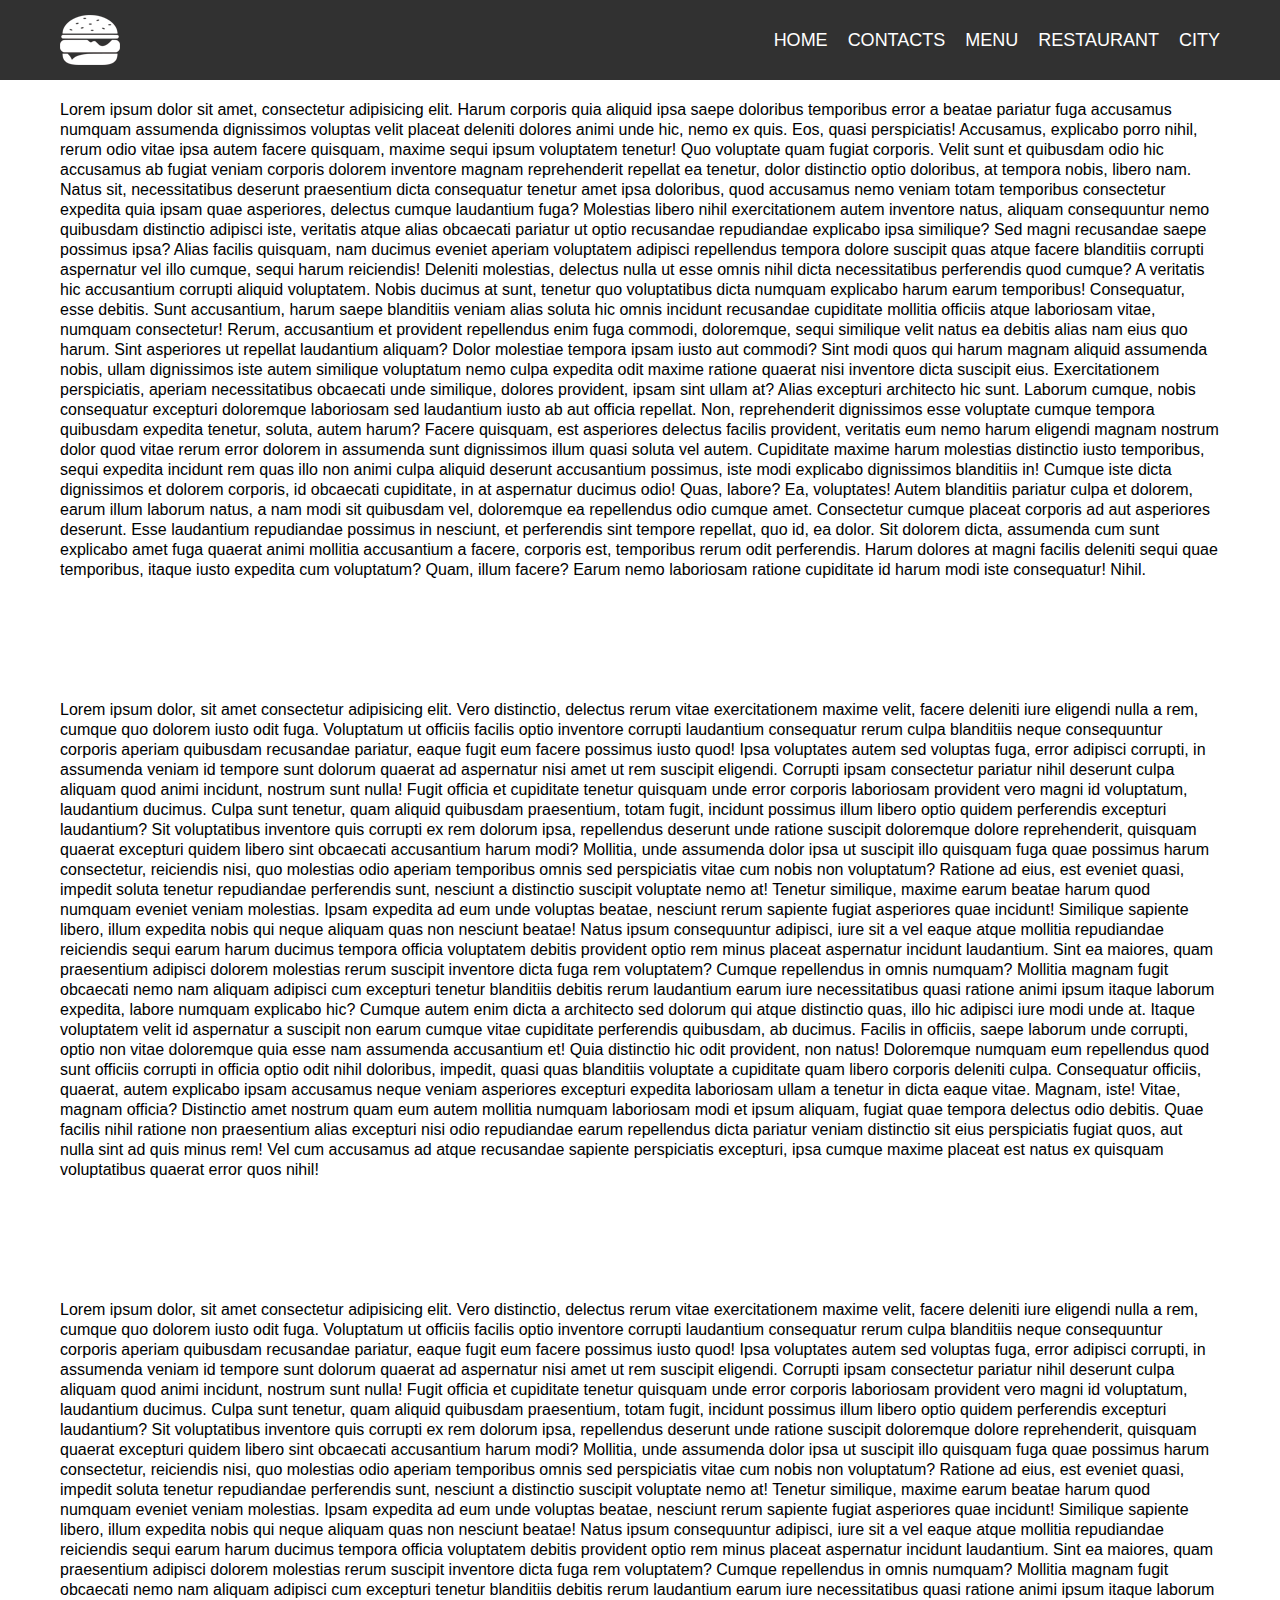
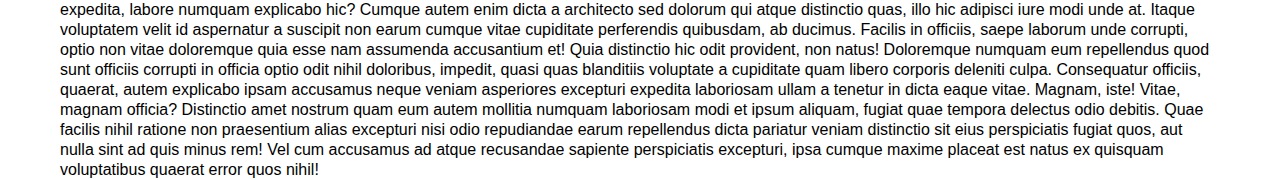
<file: Burger/index.html>
<!DOCTYPE html>
<html lang="en">
<head>
    <meta charset="UTF-8">
    <meta name="viewport" content="width=device-width, initial-scale=1.0">
    <title>Burger Menu</title>
    <link rel="stylesheet" type="text/css" href="./css/style.css">
    <link rel="apple-touch-icon" sizes="180x180" href="img/favicon/apple-touch-icon.png">
    <link rel="icon" type="image/png" sizes="32x32" href="img/favicon/favicon-32x32.png">
    <link rel="icon" type="image/png" sizes="16x16" href="img/favicon/favicon-16x16.png">
    <link rel="manifest" href="img/favicon/site.webmanifest">
    <link rel="mask-icon" href="img/favicon/safari-pinned-tab.svg" color="#5bbad5">
    <link rel="shortcut icon" href="img/favicon/favicon.ico">
    <meta name="msapplication-TileColor" content="#ffffff">
    <meta name="msapplication-config" content="img/favicon/browserconfig.xml">
    <meta name="theme-color" content="#ffffff">
</head>
<body>
    <header class="header">
        <div class="header__wrapper">
            <div class="header__body">
                <a href="#!" class="header__logo">
                    <img src="./img/burger-icon.png" alt="logo" class="header__logo_img">
                </a>
                <div class="header__burger">
                    <span></span>
                </div>
                <nav class="header__menu">
                    <ul class="header__list">
                        <li>
                            <a href="#!" class="header__link">Home</a>
                        </li>
                        <li>
                            <a href="#!" class="header__link">Contacts</a>
                        </li>
                        <li>
                            <a href="#!" class="header__link">Menu</a>
                        </li>
                        <li>
                            <a href="#!" class="header__link">Restaurant</a>
                        </li>
                        <li>
                            <a href="#!" class="header__link">City</a>
                        </li>
                        
                    </ul>
                </nav>
            </div>
        </div>
    </header>
    <main class="main">
        <div class="wrapper">
            <p class="content">
                Lorem ipsum dolor sit amet, consectetur adipisicing elit. Harum corporis quia aliquid ipsa saepe doloribus temporibus error a beatae pariatur fuga accusamus numquam assumenda dignissimos voluptas velit placeat deleniti dolores animi unde hic, nemo ex quis. Eos, quasi perspiciatis! Accusamus, explicabo porro nihil, rerum odio vitae ipsa autem facere quisquam, maxime sequi ipsum voluptatem tenetur! Quo voluptate quam fugiat corporis. Velit sunt et quibusdam odio hic accusamus ab fugiat veniam corporis dolorem inventore magnam reprehenderit repellat ea tenetur, dolor distinctio optio doloribus, at tempora nobis, libero nam. Natus sit, necessitatibus deserunt praesentium dicta consequatur tenetur amet ipsa doloribus, quod accusamus nemo veniam totam temporibus consectetur expedita quia ipsam quae asperiores, delectus cumque laudantium fuga? Molestias libero nihil exercitationem autem inventore natus, aliquam consequuntur nemo quibusdam distinctio adipisci iste, veritatis atque alias obcaecati pariatur ut optio recusandae repudiandae explicabo ipsa similique? Sed magni recusandae saepe possimus ipsa? Alias facilis quisquam, nam ducimus eveniet aperiam voluptatem adipisci repellendus tempora dolore suscipit quas atque facere blanditiis corrupti aspernatur vel illo cumque, sequi harum reiciendis! Deleniti molestias, delectus nulla ut esse omnis nihil dicta necessitatibus perferendis quod cumque? A veritatis hic accusantium corrupti aliquid voluptatem. Nobis ducimus at sunt, tenetur quo voluptatibus dicta numquam explicabo harum earum temporibus! Consequatur, esse debitis. Sunt accusantium, harum saepe blanditiis veniam alias soluta hic omnis incidunt recusandae cupiditate mollitia officiis atque laboriosam vitae, numquam consectetur! Rerum, accusantium et provident repellendus enim fuga commodi, doloremque, sequi similique velit natus ea debitis alias nam eius quo harum. Sint asperiores ut repellat laudantium aliquam? Dolor molestiae tempora ipsam iusto aut commodi? Sint modi quos qui harum magnam aliquid assumenda nobis, ullam dignissimos iste autem similique voluptatum nemo culpa expedita odit maxime ratione quaerat nisi inventore dicta suscipit eius. Exercitationem perspiciatis, aperiam necessitatibus obcaecati unde similique, dolores provident, ipsam sint ullam at? Alias excepturi architecto hic sunt. Laborum cumque, nobis consequatur excepturi doloremque laboriosam sed laudantium iusto ab aut officia repellat. Non, reprehenderit dignissimos esse voluptate cumque tempora quibusdam expedita tenetur, soluta, autem harum? Facere quisquam, est asperiores delectus facilis provident, veritatis eum nemo harum eligendi magnam nostrum dolor quod vitae rerum error dolorem in assumenda sunt dignissimos illum quasi soluta vel autem. Cupiditate maxime harum molestias distinctio iusto temporibus, sequi expedita incidunt rem quas illo non animi culpa aliquid deserunt accusantium possimus, iste modi explicabo dignissimos blanditiis in! Cumque iste dicta dignissimos et dolorem corporis, id obcaecati cupiditate, in at aspernatur ducimus odio! Quas, labore? Ea, voluptates! Autem blanditiis pariatur culpa et dolorem, earum illum laborum natus, a nam modi sit quibusdam vel, doloremque ea repellendus odio cumque amet. Consectetur cumque placeat corporis ad aut asperiores deserunt. Esse laudantium repudiandae possimus in nesciunt, et perferendis sint tempore repellat, quo id, ea dolor. Sit dolorem dicta, assumenda cum sunt explicabo amet fuga quaerat animi mollitia accusantium a facere, corporis est, temporibus rerum odit perferendis. Harum dolores at magni facilis deleniti sequi quae temporibus, itaque iusto expedita cum voluptatum? Quam, illum facere? Earum nemo laboriosam ratione cupiditate id harum modi iste consequatur! Nihil.
            </p>
            <p class="content">
                Lorem ipsum dolor, sit amet consectetur adipisicing elit. Vero distinctio, delectus rerum vitae exercitationem maxime velit, facere deleniti iure eligendi nulla a rem, cumque quo dolorem iusto odit fuga. Voluptatum ut officiis facilis optio inventore corrupti laudantium consequatur rerum culpa blanditiis neque consequuntur corporis aperiam quibusdam recusandae pariatur, eaque fugit eum facere possimus iusto quod! Ipsa voluptates autem sed voluptas fuga, error adipisci corrupti, in assumenda veniam id tempore sunt dolorum quaerat ad aspernatur nisi amet ut rem suscipit eligendi. Corrupti ipsam consectetur pariatur nihil deserunt culpa aliquam quod animi incidunt, nostrum sunt nulla! Fugit officia et cupiditate tenetur quisquam unde error corporis laboriosam provident vero magni id voluptatum, laudantium ducimus. Culpa sunt tenetur, quam aliquid quibusdam praesentium, totam fugit, incidunt possimus illum libero optio quidem perferendis excepturi laudantium? Sit voluptatibus inventore quis corrupti ex rem dolorum ipsa, repellendus deserunt unde ratione suscipit doloremque dolore reprehenderit, quisquam quaerat excepturi quidem libero sint obcaecati accusantium harum modi? Mollitia, unde assumenda dolor ipsa ut suscipit illo quisquam fuga quae possimus harum consectetur, reiciendis nisi, quo molestias odio aperiam temporibus omnis sed perspiciatis vitae cum nobis non voluptatum? Ratione ad eius, est eveniet quasi, impedit soluta tenetur repudiandae perferendis sunt, nesciunt a distinctio suscipit voluptate nemo at! Tenetur similique, maxime earum beatae harum quod numquam eveniet veniam molestias. Ipsam expedita ad eum unde voluptas beatae, nesciunt rerum sapiente fugiat asperiores quae incidunt! Similique sapiente libero, illum expedita nobis qui neque aliquam quas non nesciunt beatae! Natus ipsum consequuntur adipisci, iure sit a vel eaque atque mollitia repudiandae reiciendis sequi earum harum ducimus tempora officia voluptatem debitis provident optio rem minus placeat aspernatur incidunt laudantium. Sint ea maiores, quam praesentium adipisci dolorem molestias rerum suscipit inventore dicta fuga rem voluptatem? Cumque repellendus in omnis numquam? Mollitia magnam fugit obcaecati nemo nam aliquam adipisci cum excepturi tenetur blanditiis debitis rerum laudantium earum iure necessitatibus quasi ratione animi ipsum itaque laborum expedita, labore numquam explicabo hic? Cumque autem enim dicta a architecto sed dolorum qui atque distinctio quas, illo hic adipisci iure modi unde at. Itaque voluptatem velit id aspernatur a suscipit non earum cumque vitae cupiditate perferendis quibusdam, ab ducimus. Facilis in officiis, saepe laborum unde corrupti, optio non vitae doloremque quia esse nam assumenda accusantium et! Quia distinctio hic odit provident, non natus! Doloremque numquam eum repellendus quod sunt officiis corrupti in officia optio odit nihil doloribus, impedit, quasi quas blanditiis voluptate a cupiditate quam libero corporis deleniti culpa. Consequatur officiis, quaerat, autem explicabo ipsam accusamus neque veniam asperiores excepturi expedita laboriosam ullam a tenetur in dicta eaque vitae. Magnam, iste! Vitae, magnam officia? Distinctio amet nostrum quam eum autem mollitia numquam laboriosam modi et ipsum aliquam, fugiat quae tempora delectus odio debitis. Quae facilis nihil ratione non praesentium alias excepturi nisi odio repudiandae earum repellendus dicta pariatur veniam distinctio sit eius perspiciatis fugiat quos, aut nulla sint ad quis minus rem! Vel cum accusamus ad atque recusandae sapiente perspiciatis excepturi, ipsa cumque maxime placeat est natus ex quisquam voluptatibus quaerat error quos nihil!
            </p>
            <p class="content">
                Lorem ipsum dolor, sit amet consectetur adipisicing elit. Vero distinctio, delectus rerum vitae exercitationem maxime velit, facere deleniti iure eligendi nulla a rem, cumque quo dolorem iusto odit fuga. Voluptatum ut officiis facilis optio inventore corrupti laudantium consequatur rerum culpa blanditiis neque consequuntur corporis aperiam quibusdam recusandae pariatur, eaque fugit eum facere possimus iusto quod! Ipsa voluptates autem sed voluptas fuga, error adipisci corrupti, in assumenda veniam id tempore sunt dolorum quaerat ad aspernatur nisi amet ut rem suscipit eligendi. Corrupti ipsam consectetur pariatur nihil deserunt culpa aliquam quod animi incidunt, nostrum sunt nulla! Fugit officia et cupiditate tenetur quisquam unde error corporis laboriosam provident vero magni id voluptatum, laudantium ducimus. Culpa sunt tenetur, quam aliquid quibusdam praesentium, totam fugit, incidunt possimus illum libero optio quidem perferendis excepturi laudantium? Sit voluptatibus inventore quis corrupti ex rem dolorum ipsa, repellendus deserunt unde ratione suscipit doloremque dolore reprehenderit, quisquam quaerat excepturi quidem libero sint obcaecati accusantium harum modi? Mollitia, unde assumenda dolor ipsa ut suscipit illo quisquam fuga quae possimus harum consectetur, reiciendis nisi, quo molestias odio aperiam temporibus omnis sed perspiciatis vitae cum nobis non voluptatum? Ratione ad eius, est eveniet quasi, impedit soluta tenetur repudiandae perferendis sunt, nesciunt a distinctio suscipit voluptate nemo at! Tenetur similique, maxime earum beatae harum quod numquam eveniet veniam molestias. Ipsam expedita ad eum unde voluptas beatae, nesciunt rerum sapiente fugiat asperiores quae incidunt! Similique sapiente libero, illum expedita nobis qui neque aliquam quas non nesciunt beatae! Natus ipsum consequuntur adipisci, iure sit a vel eaque atque mollitia repudiandae reiciendis sequi earum harum ducimus tempora officia voluptatem debitis provident optio rem minus placeat aspernatur incidunt laudantium. Sint ea maiores, quam praesentium adipisci dolorem molestias rerum suscipit inventore dicta fuga rem voluptatem? Cumque repellendus in omnis numquam? Mollitia magnam fugit obcaecati nemo nam aliquam adipisci cum excepturi tenetur blanditiis debitis rerum laudantium earum iure necessitatibus quasi ratione animi ipsum itaque laborum expedita, labore numquam explicabo hic? Cumque autem enim dicta a architecto sed dolorum qui atque distinctio quas, illo hic adipisci iure modi unde at. Itaque voluptatem velit id aspernatur a suscipit non earum cumque vitae cupiditate perferendis quibusdam, ab ducimus. Facilis in officiis, saepe laborum unde corrupti, optio non vitae doloremque quia esse nam assumenda accusantium et! Quia distinctio hic odit provident, non natus! Doloremque numquam eum repellendus quod sunt officiis corrupti in officia optio odit nihil doloribus, impedit, quasi quas blanditiis voluptate a cupiditate quam libero corporis deleniti culpa. Consequatur officiis, quaerat, autem explicabo ipsam accusamus neque veniam asperiores excepturi expedita laboriosam ullam a tenetur in dicta eaque vitae. Magnam, iste! Vitae, magnam officia? Distinctio amet nostrum quam eum autem mollitia numquam laboriosam modi et ipsum aliquam, fugiat quae tempora delectus odio debitis. Quae facilis nihil ratione non praesentium alias excepturi nisi odio repudiandae earum repellendus dicta pariatur veniam distinctio sit eius perspiciatis fugiat quos, aut nulla sint ad quis minus rem! Vel cum accusamus ad atque recusandae sapiente perspiciatis excepturi, ipsa cumque maxime placeat est natus ex quisquam voluptatibus quaerat error quos nihil!
            </p>
        </div>
    </main>
    <script src="./js/main.js"></script>
</body>
</html>
</file>
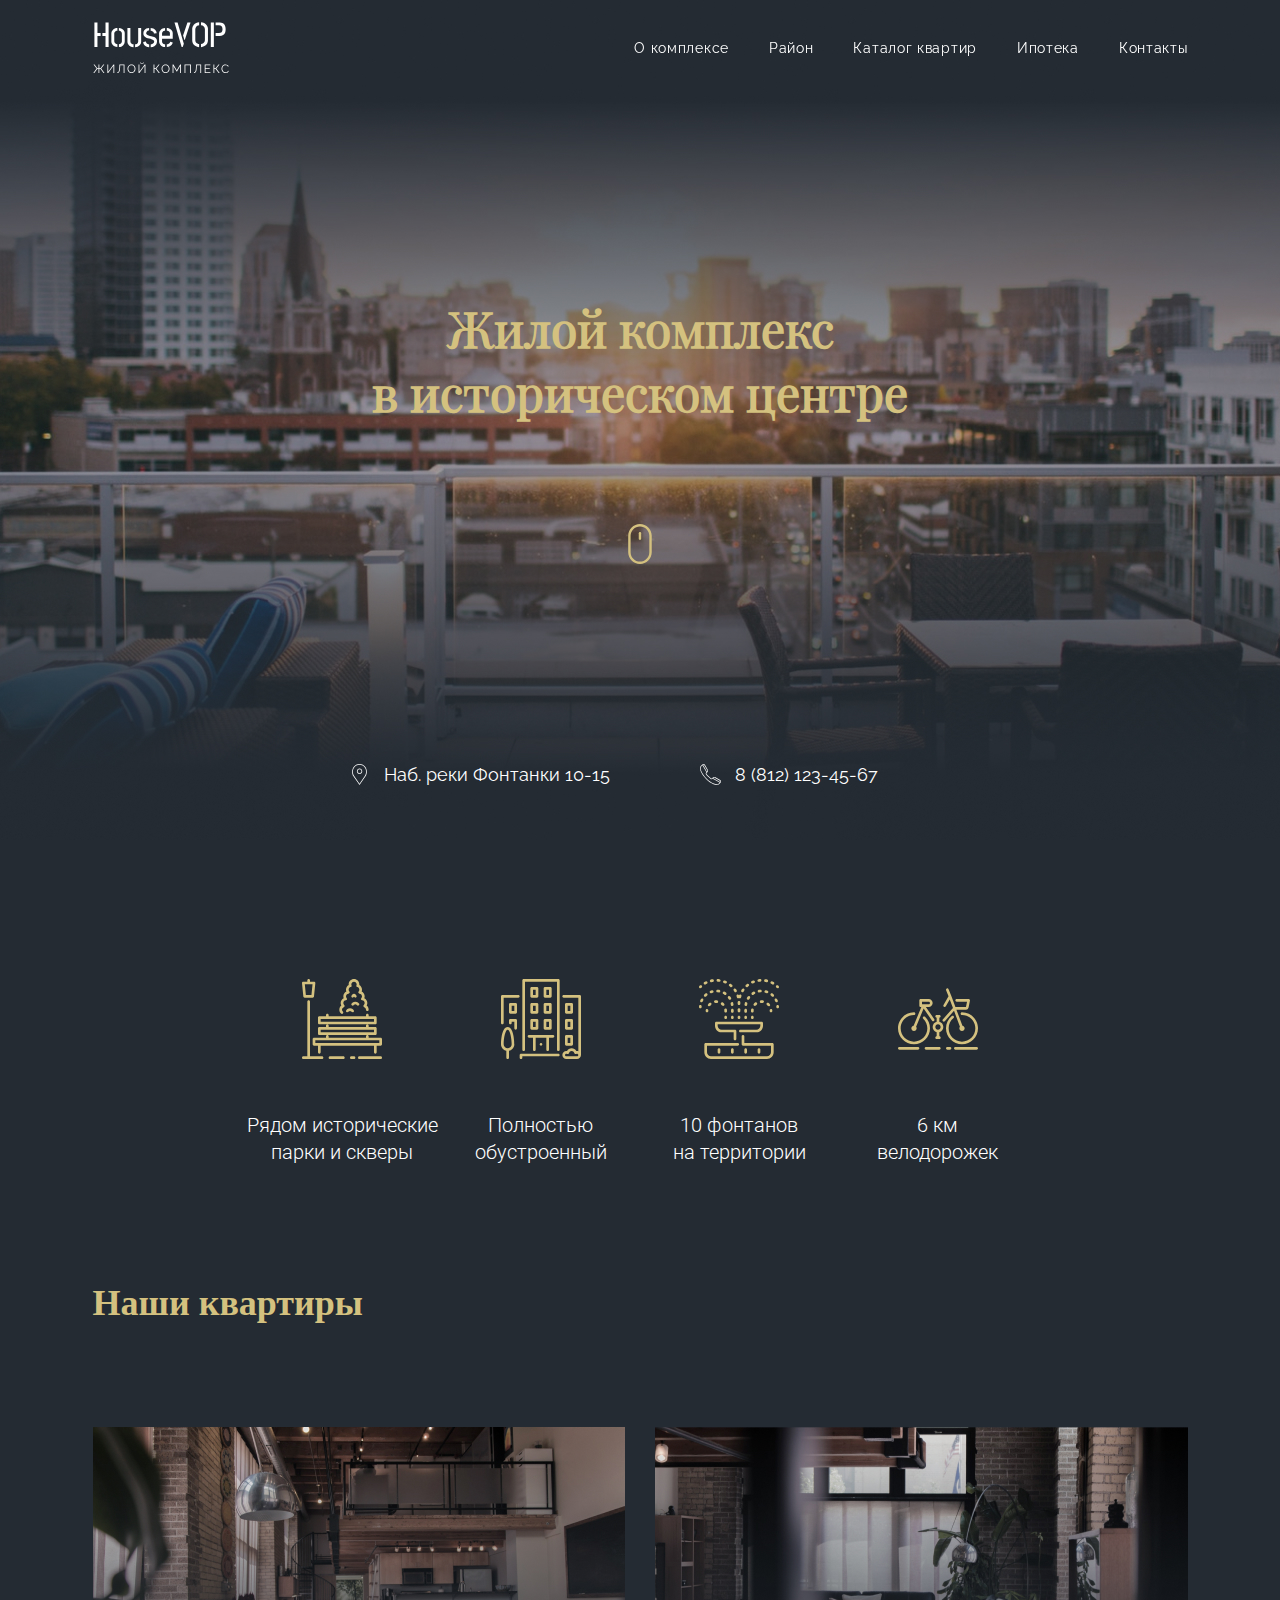
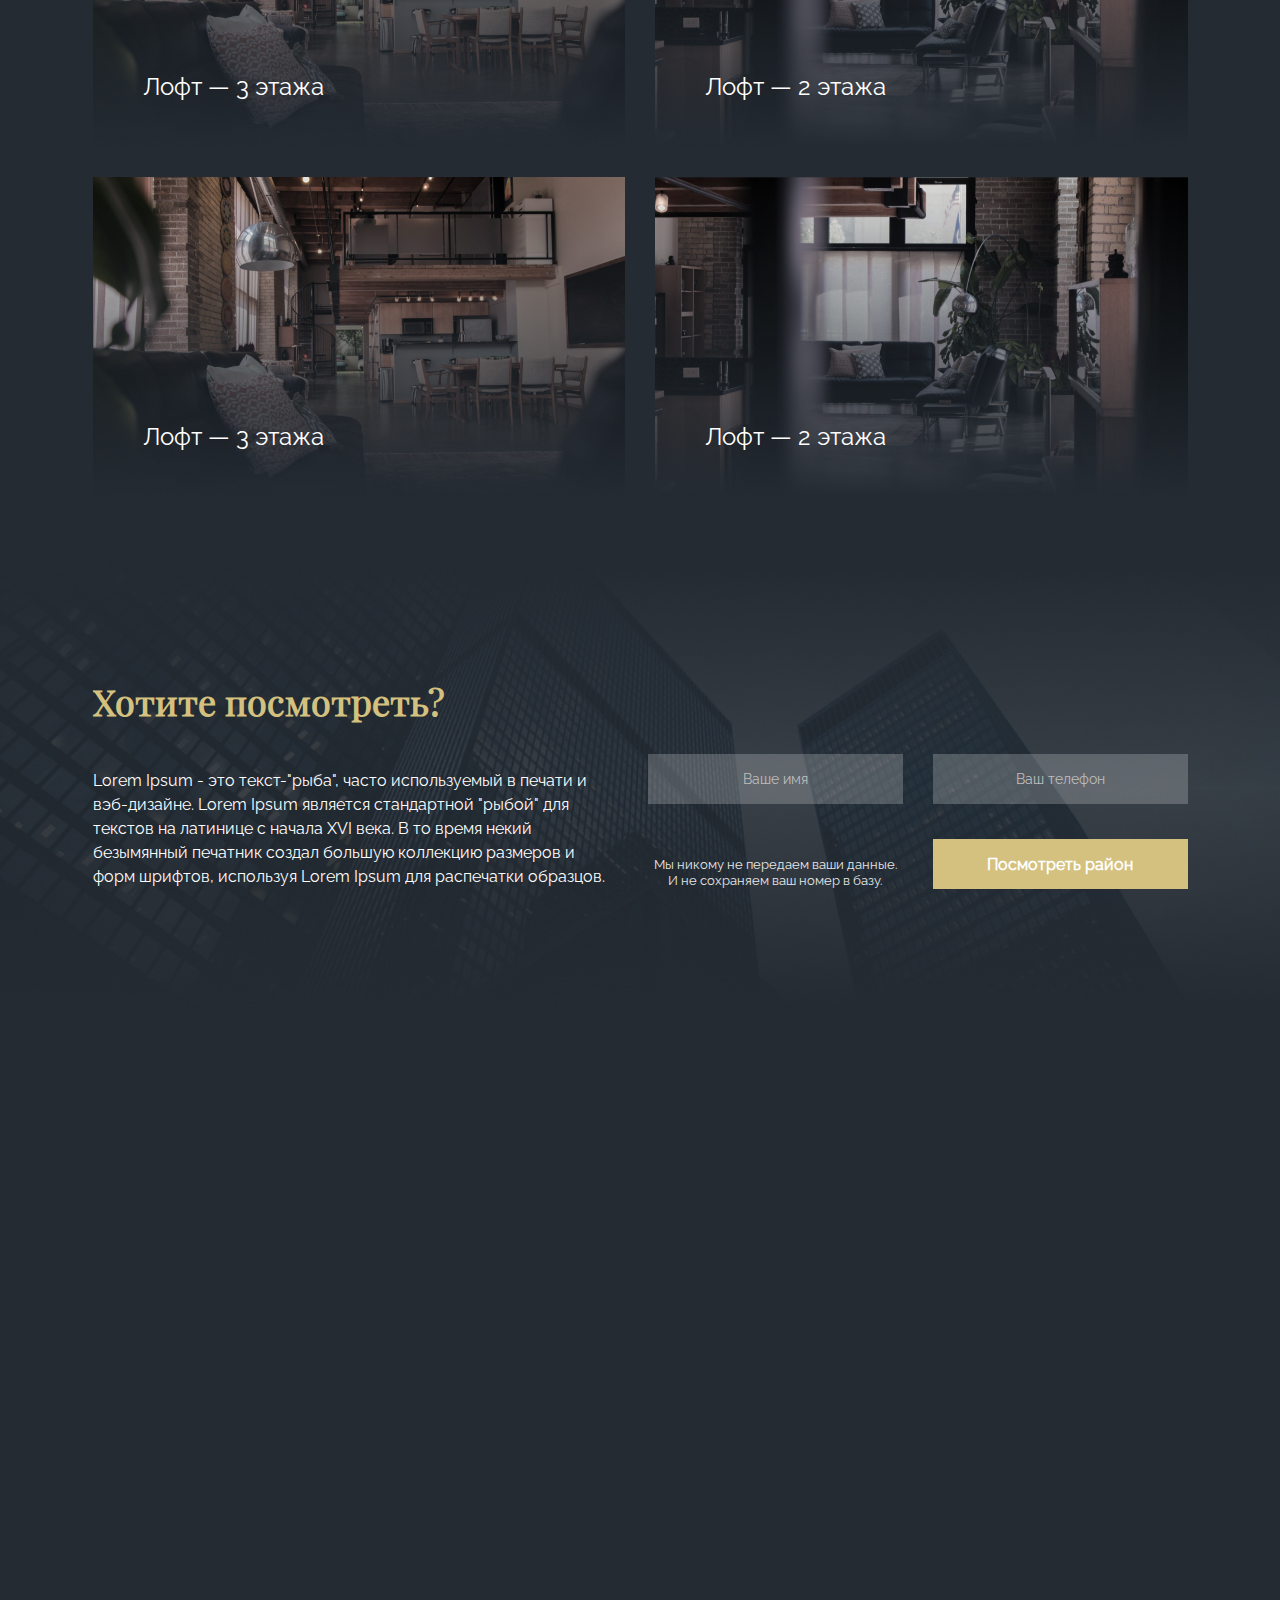
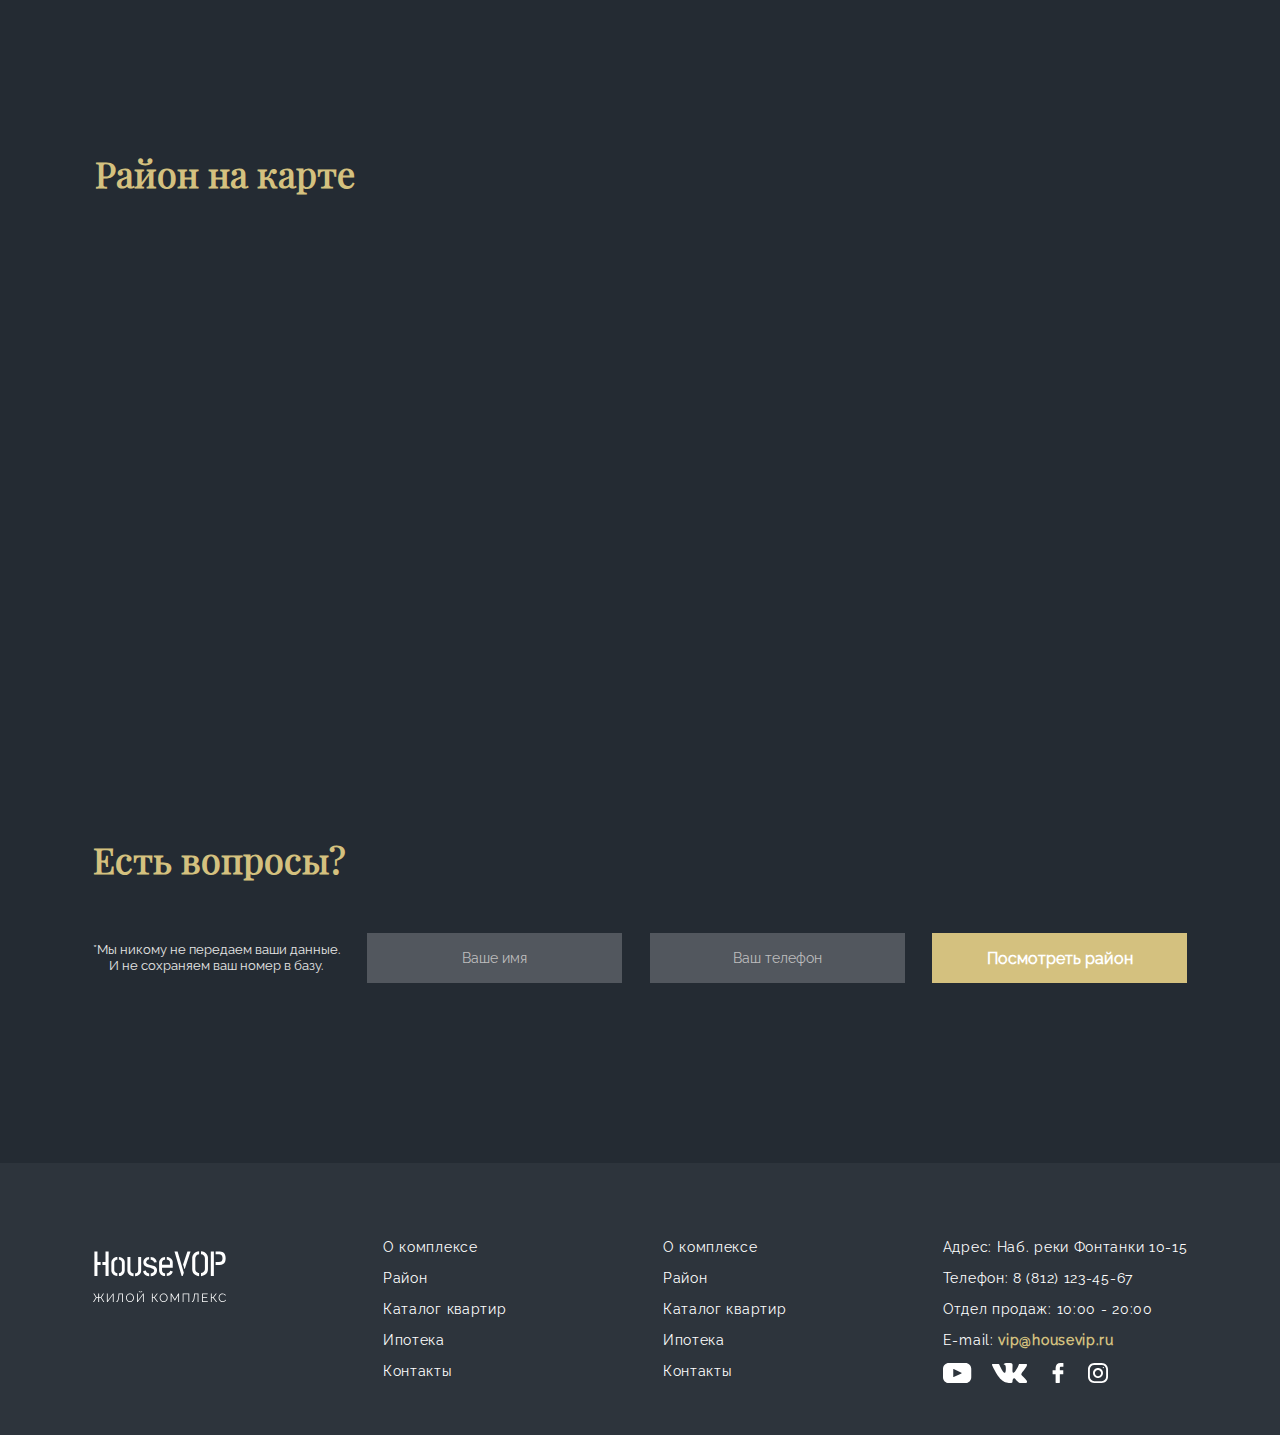
<file: HouseVOP/index.html>
<!DOCTYPE html>
<html lang="ru">
<head>
    <meta charset="UTF-8">
    <meta name="viewport" content="width=device-width, initial-scale=1.0">
    <link rel="stylesheet" type="text/css" href="./css/style.css">
    <title>HouseVOP</title>
</head>
<body>
    <!--header-->
    <header class="header">
        <div class="wrapper">
            <div class="header__wrapper">
                <div class="header__logo">
                    <a href="#!" class="header__logo_link">
                        <img src="./img/svg/logo.svg" alt="ЖК" class="header__logo-pic">
                   </a>
                </div>
                <nav class="header__nav">
                    <ul class="header__list">
                        <li class="header__item">
                            <a href="#!" class="header__link">О комплексе</a>
                        </li>
                        <li class="header__item">
                            <a href="#!" class="header__link">Район</a>
                        </li>
                        <li class="header__item">
                            <a href="#!" class="header__link">Каталог квартир</a>
                        </li>
                        <li class="header__item">
                            <a href="#!" class="header__link">Ипотека</a>
                        </li>
                        <li class="header__item">
                            <a href="#!" class="header__link">Контакты</a>
                        </li>
                    </ul>
                </nav>
            </div>
        </div>
    </header>
    <!--header END-->
    <main class="main">
        <!--intro-->
        <section class="intro">
            <div class="wrapper">
                <h1 class="intro__title">
                    Жилой комплекс <br> в историческом центре
                </h1>
                <div class="mouse">
                    <img src="./img/svg/mouse.svg" alt="mouse" class="mouse__img">
                </div>
                <div class="intro__subtitle">
                    <span class="intro__subtitle_address">
                        Наб. реки Фонтанки 10-15
                    </span>
                    <span class="intro__subtitle_phone">
                        8 (812) 123-45-67
                    </span>
                </div>
            </div>    
        </section>
        <!--intro END-->
        <!--testimonials-->
        <section class="testimonials">
            <div class="wrapper">
                <div class="testimonials__grid_body">
                    <div class="testimonials__item">
                        <div class="testimonials__item_pic">
                            <img src="./img/svg/bench.svg" alt="bench" class="testimonials_bench">
                        </div>
                        <div class="testimonials__item_subtitle">
                            Рядом исторические <br> парки и скверы
                        </div>
                    </div>
                    <div class="testimonials__item">
                        <div class="testimonials__item_pic">
                            <img src="./img/svg/building.svg" alt="building" class="testimonials_building">
                        </div>
                        <div class="testimonials__item_subtitle">
                            Полностью <br> обустроенный
                        </div>
                    </div>
                    <div class="testimonials__item">
                        <div class="testimonials__item_pic">
                            <img src="./img/svg/fountain.svg" alt="fountain" class="testimonials__fountain">
                        </div>
                        <div class="testimonials__item_subtitle">
                            10 фонтанов <br> на территории
                        </div>
                    </div>
                    <div class="testimonials__item">
                        <div class="testimonials__item_pic">
                            <img src="./img/svg/bicycle.svg" alt="bicycle" class="testimonials__bicycle">
                        </div>
                        <div class="testimonials__item_subtitle">
                            6 км <br> велодорожек
                        </div>
                    </div>
                </div>
            </div>
        </section>
        <!--testimonials END-->
        <!--Flats-->
        <section class="flats">
                <div class="wrapper">
                    <h2 class="flats__title">
                        Наши квартиры
                    </h2>
                    <div class="grid__body">
                        <div class="grid__item">
                            <a href="#!" class="flat__link">
                                <img src="./img/flat-1.jpg" alt="flat__1" class="flat__pic">
                                <h3 class="flat__discription">
                                    Лофт — 3 этажа
                                </h3>
                            </a>
                        </div>
                        <div class="grid__item">
                            <a href="#!" class="flat__link">
                                <img src="./img/flat-2.jpg" alt="flat__2" class="flat__pic">
                                <h3 class="flat__discription">
                                    Лофт — 2 этажа
                                </h3>
                            </a>
                        </div>
                        <div class="grid__item">
                            <a href="#!" class="flat__link">
                                <img src="./img/flat-3.jpg" alt="flat__3" class="flat__pic">
                                <h3 class="flat__discription">
                                    Лофт — 3 этажа
                                </h3>
                            </a>
                        </div>
                        <div class="grid__item">
                            <a href="#!" class="flat__link">
                                <img src="./img/flat-4.jpg" alt="flat__4" class="flat__pic">
                                <h3 class="flat__discription">
                                    Лофт — 2 этажа
                                </h3>
                            </a>
                        </div>
                    </div>
                </div>  
        </section>
        <!--Flats END-->
        <!--district-->
        <div class="wrapper">
            <section class="district">
                <h2 class="district__title">
                    Хотите посмотреть?
                </h2>
                <div class="district__body">
                    <p class="district__subtitle">
                        Lorem Ipsum - это текст-"рыба", часто используемый в печати и вэб-дизайне. Lorem Ipsum является стандартной "рыбой" для текстов на латинице с начала XVI века. В то время некий безымянный печатник создал большую коллекцию размеров и форм шрифтов, используя Lorem Ipsum для распечатки образцов. 
                    </p>
                    <div class="district__form_wrapper">
                        <form action="!#" method="POST" enctype="multipart/form-data" class="district__form" >
                            <input type="text" name="username" value="" placeholder="Ваше имя" class="district__form_username">
                            <input type="tel" name="userphone" value="" placeholder="Ваш телефон" class="district__form_userphone">
                            <p class="district__button_subtitle">
                                Мы никому не передаем ваши данные. И не сохраняем ваш номер в базу.
                            </p>
                            <button type="submit" class="district__form_button">Посмотреть район</button>
                        </form>
                    </div>
                </div>
            </section>
        </div>
        <!--district END-->
        <!--video-->
        <section class="video__section">
            <div class="video__section_wrapper">
                <div class="video__block">
                    <iframe width="100%" height="100%" src="https://www.youtube.com/embed/2ug3FpQYj3w" frameborder="0" allow="accelerometer; autoplay; clipboard-write; encrypted-media; gyroscope; picture-in-picture" allowfullscreen></iframe>
                </div>
            </div>
        </section>
        <!--video END-->
        <!--map-->
        <section class="map__section">
            <div class="map__section_wrapper">
                <h2 class="map__section_title">
                    Район на карте
                </h2>
                <div class="map__block">
                    <script type="text/javascript" charset="utf-8" async src="https://api-maps.yandex.ru/services/constructor/1.0/js/?um=constructor%3Adaff2f951fc7a851b97ad5b57032cabd4a6ee5fcbdd70f1c3c3982ac89d8d654&amp;lang=ru_RU&amp;scroll=true"></script>
                </div>
            </div>
        </section>
        <!--map END-->
        <!--questions-->
        <section class="questions__section">
            <div class="wrapper">
                <h2 class="questions__title">
                    Есть вопросы?
                </h2>
                <div class="questions__form_wrapper">
                    <form action="!#" method="POST" enctype="multipart/form-data" class="questions__form">
                        <p class="questions__form_subtitle">
                            *Мы никому не передаем ваши данные. <br> И не сохраняем ваш номер в базу.
                        </p>
                        <input type="text" value="" name="username" class="questions__form_username"
                        placeholder="Ваше имя">
                        <input type="tel" value="" name="userphone" class="questions__form_userphone" placeholder="Ваш телефон">
                        <button type="submit" class="questions__form_button">Посмотреть район</button>
                    </form>
                </div>
            </div>
        </section>
        <!--questions END-->
    </main>
    <!--footer-->
    <footer class="footer">
        <div class="wrapper">
            <div class="footer__wrapper">
                <img src="./img/svg/footer__logo.svg" alt="logo" class="footer__logo">
                    <ul class="footer_nav_1">
                        <li class="nav__item">
                            <a href="#!" class="nav__link">О комплексе</a>
                        </li>
                        <li class="nav__item">
                            <a href="#!" class="nav__link">Район</a>
                        </li>
                        <li class="nav__item">
                            <a href="#!" class="nav__link">Каталог квартир</a>
                        </li>
                        <li class="nav__item">
                            <a href="#!" class="nav__link">Ипотека</a>
                        </li>
                        <li class="nav__item">
                            <a href="#!" class="nav__link">Контакты</a>
                        </li>
                    </ul>
                    <ul class="footer_nav_2">
                        <li class="nav__item">
                            <a href="#!" class="nav__link">О комплексе</a>
                        </li>
                        <li class="nav__item">
                            <a href="#!" class="nav__link">Район</a>
                        </li>
                        <li class="nav__item">
                            <a href="#!" class="nav__link">Каталог квартир</a>
                        </li>
                        <li class="nav__item">
                            <a href="#!" class="nav__link">Ипотека</a>
                        </li>
                        <li class="nav__item">
                            <a href="#!" class="nav__link">Контакты</a>
                        </li>
                    </ul>
                <div class="footer__nav_3">
                    <div class="footer__nav_contacts">
                        <ul>
                            <li class="nav_contacts_item">
                                Адрес: Наб. реки Фонтанки 10-15
                            </li>
                            <li class="nav_contacts_item">
                                Телефон: 8 (812) 123-45-67
                            </li>
                            <li class="nav_contacts_item">
                                Отдел продаж: 10:00 - 20:00
                            </li>
                            <li class="nav_contacts_item">
                                E-mail: <a href="#!">vip@housevip.ru</a>
                            </li>
                        </ul>
                    </div>
                    <div class="footer__nav_icons">
                        <ul>
                            <li class="nav_icons_item">
                                <a href="#!"> <img src="./img/svg/youtube-icon.svg" alt="youtube_logo" class="youtube_logo"></a>
                            </li>
                            <li class="nav_icons_item">
                                <a href="#!"> <img src="./img/svg/vk-icon.svg" alt="vk_logo" class="vk_logo"></a>
                            </li>
                            <li class="nav_icons_item">
                                <a href="#!"> <img src="./img/svg/facebook-icon.svg" alt="fb_logo" class="fb_logo"></a>
                            </li>
                            <li class="nav_icons_item">
                                <a href="#!"> <img src="./img/svg/instagram-icon.svg" alt="insta_logo" class="insta_logo"></a>
                            </li>
                        </ul>
                    </div>
                </div>
            </div>
        </div>
    </footer>
    <!--footer END-->
    <script src="./js/main.js"></script>
</body>
</html>
</file>
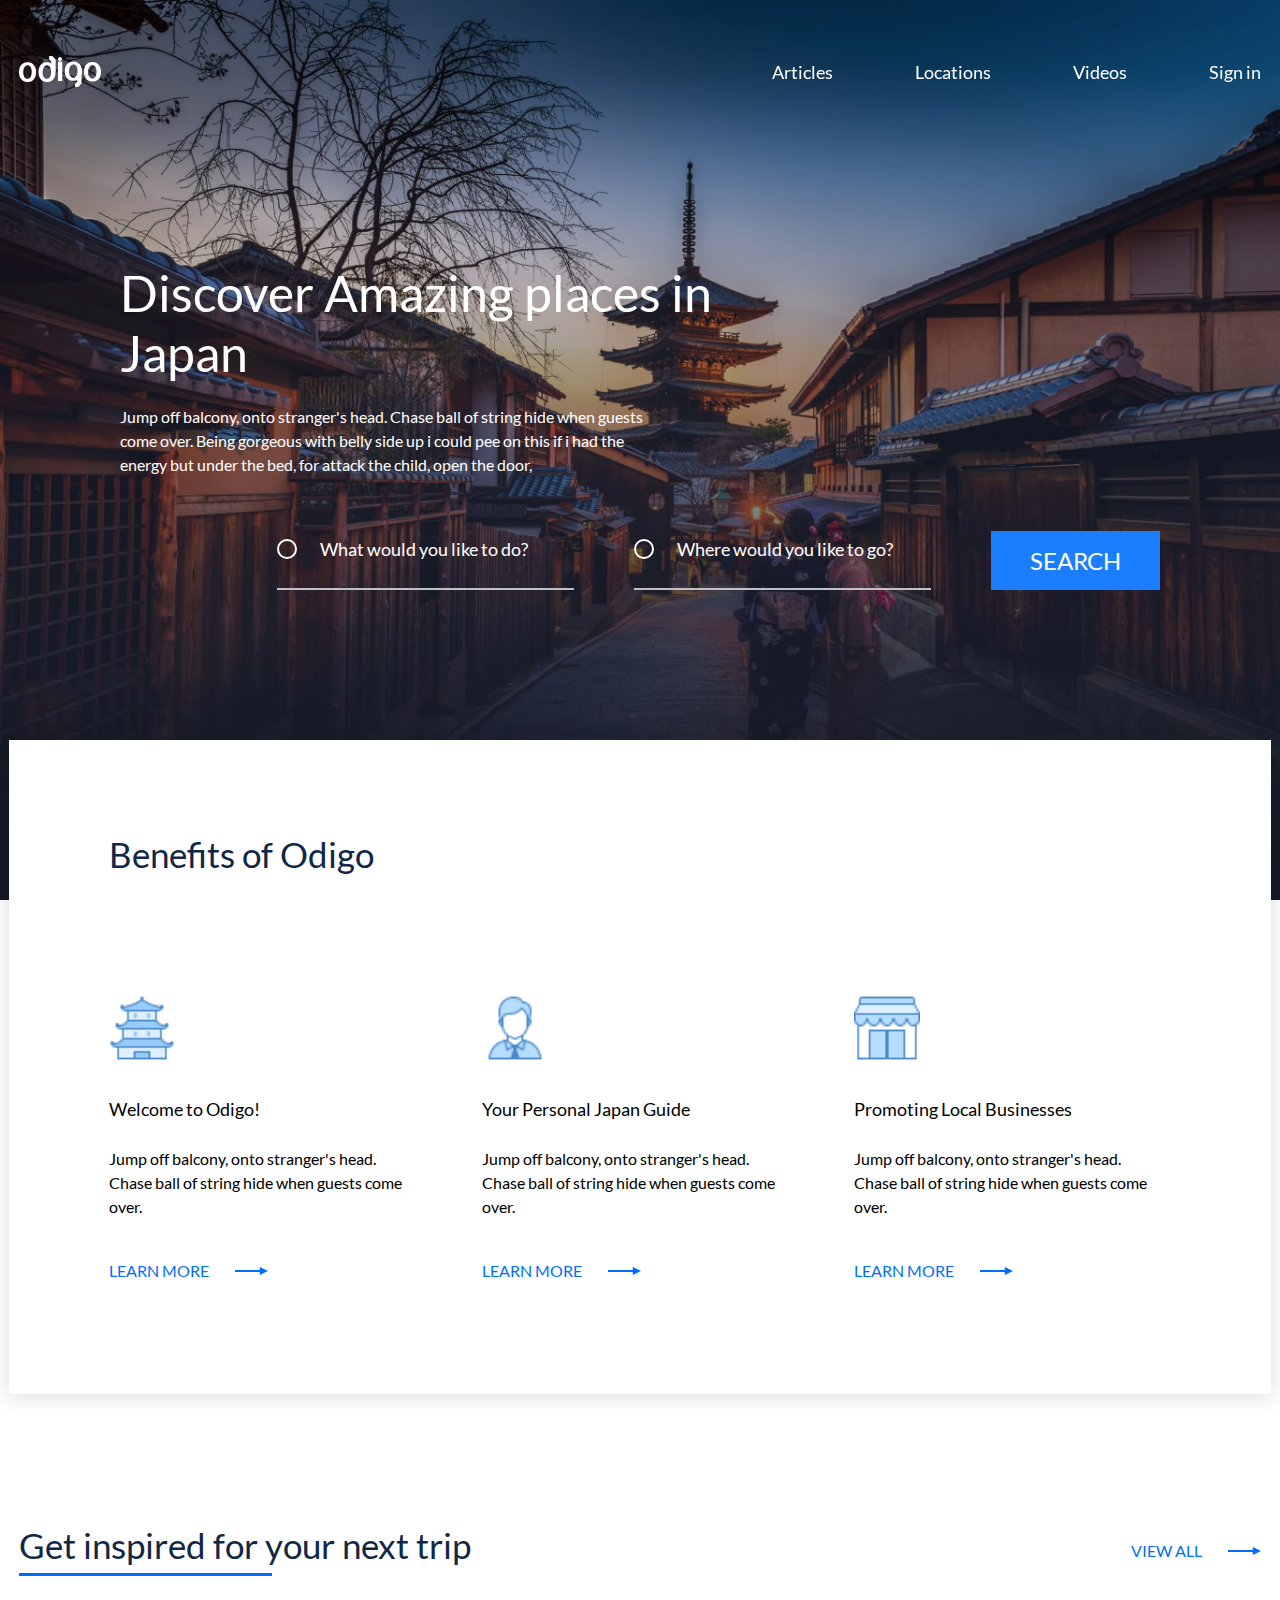
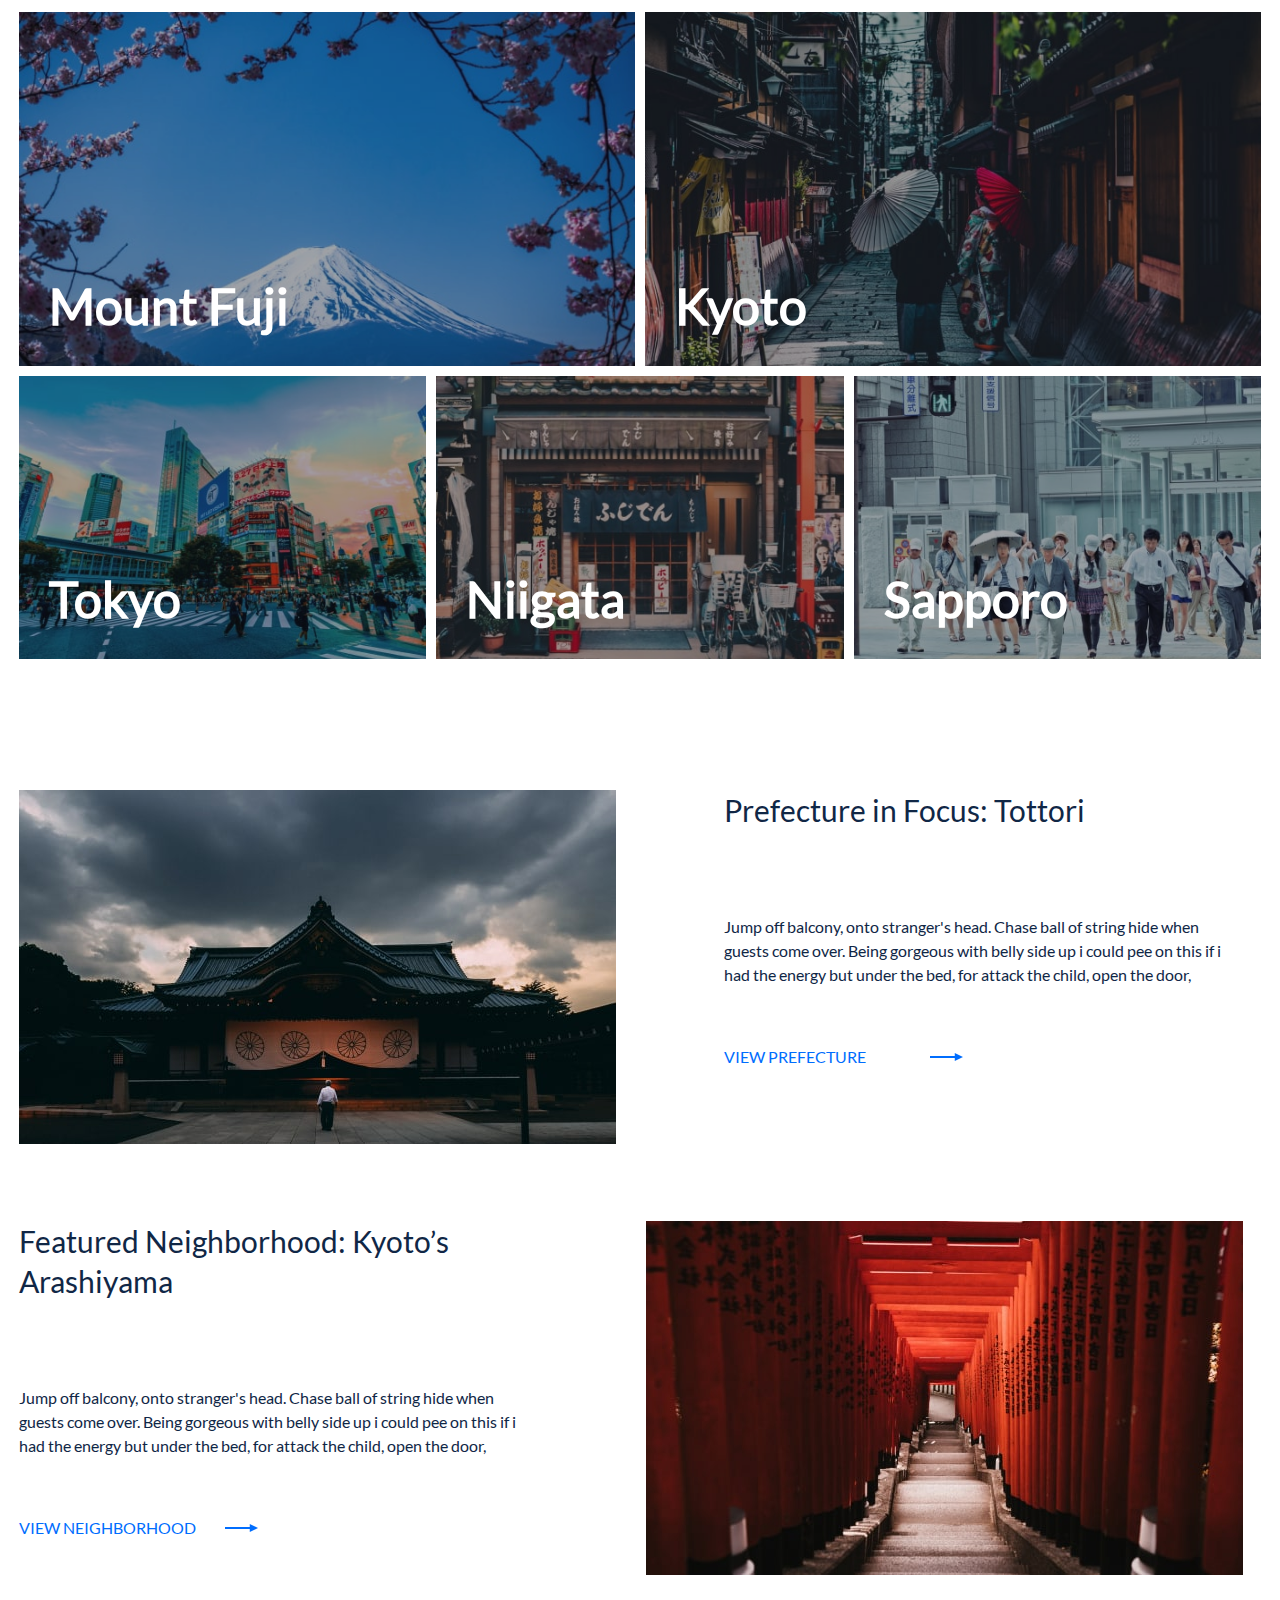
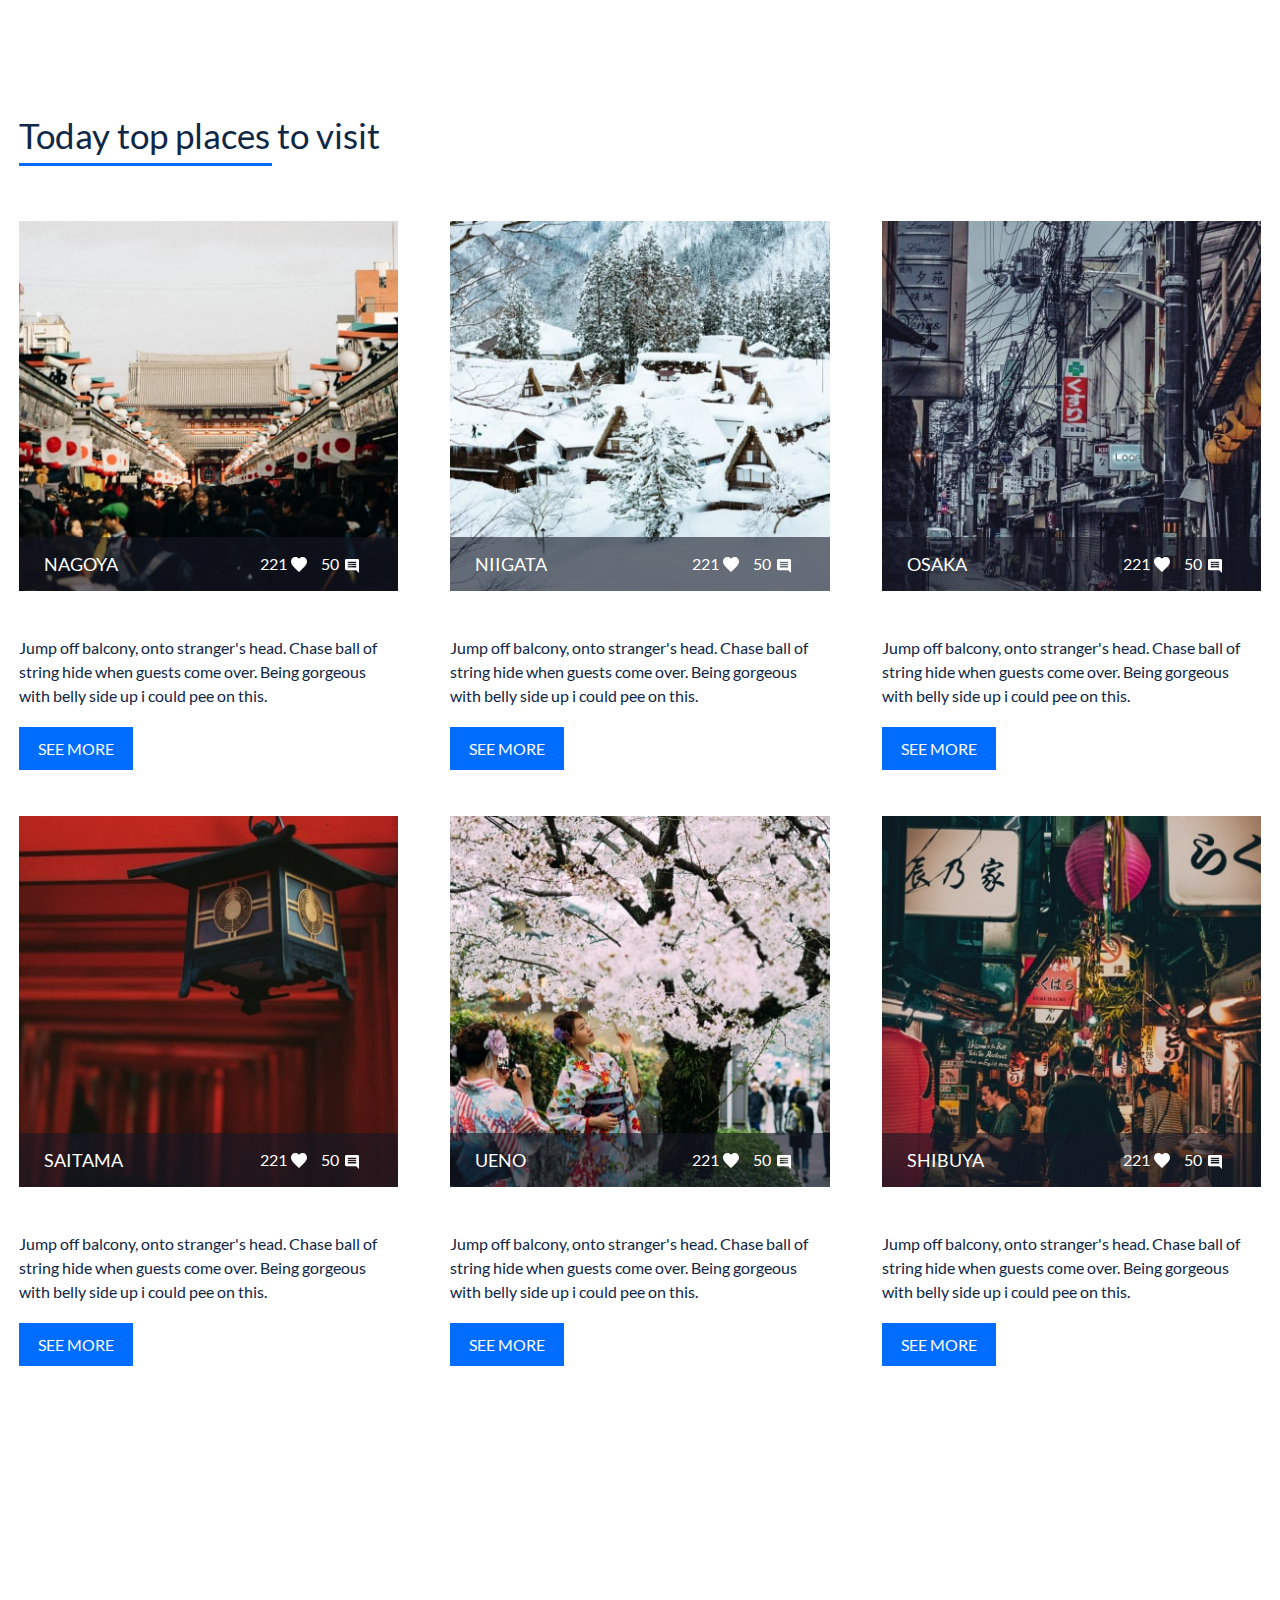
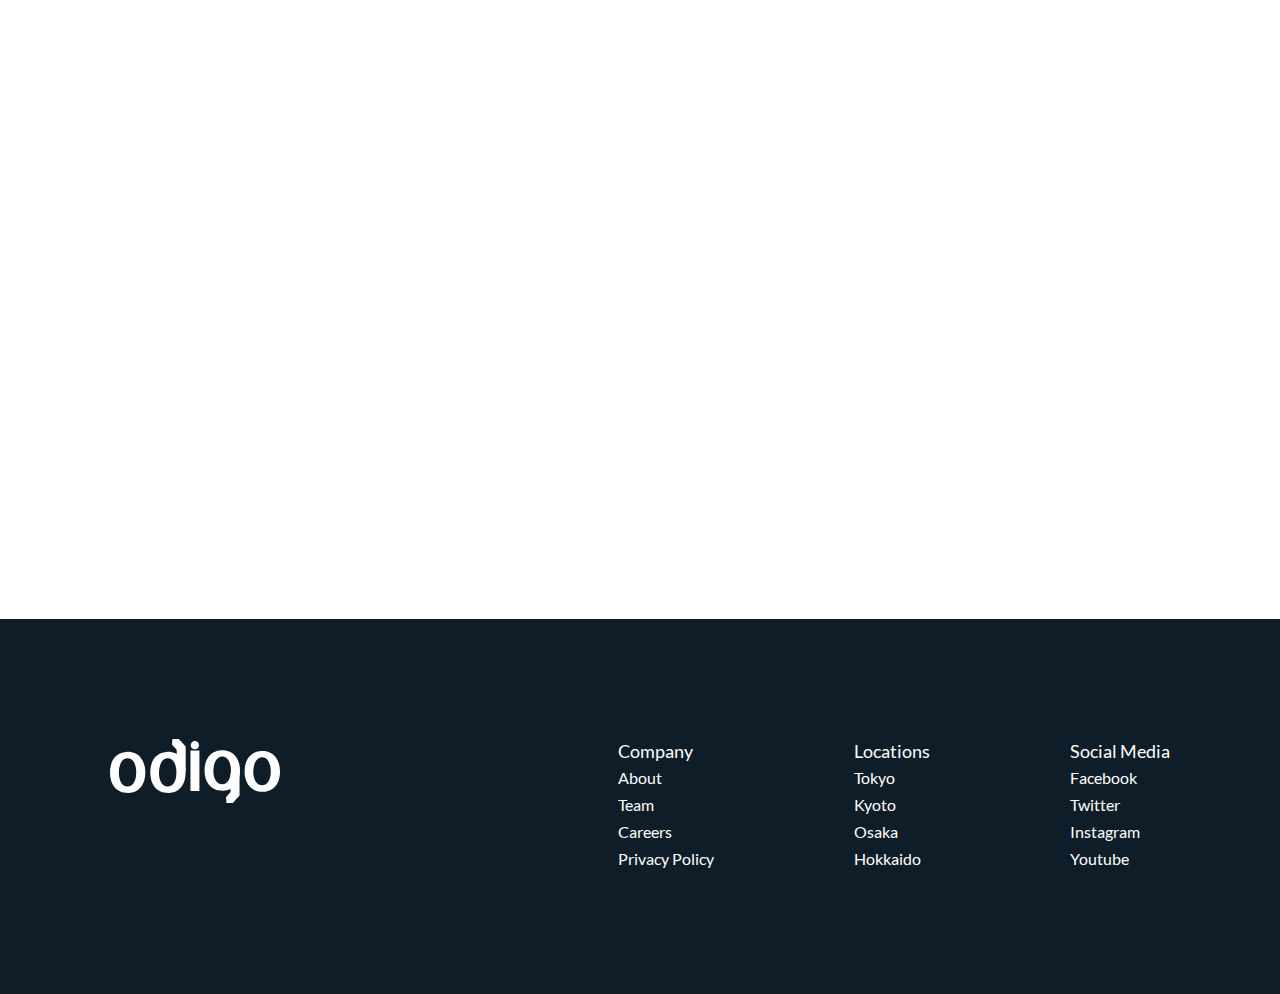
<file: Odigo/index.html>
<!DOCTYPE html>
<html lang="en">
<head>
    <meta charset="UTF-8">
    <meta name="viewport" content="width=device-width, initial-scale=1.0">
    <link rel="stylesheet" href="./css/style.min.css" type="text/css">
    <title>Odigo</title>
    <link rel="apple-touch-icon" sizes="180x180" href="img/favicon/apple-touch-icon.png">
    <link rel="icon" type="image/png" sizes="32x32" href="img/favicon/favicon-32x32.png">
    <link rel="icon" type="image/png" sizes="16x16" href="img/favicon/favicon-16x16.png">
    <link rel="manifest" href="img/favicon/site.webmanifest">
    <link rel="mask-icon" href="img/favicon/safari-pinned-tab.svg" color="#5bbad5">
    <link rel="shortcut icon" href="img/favicon/favicon.ico">
    <meta name="msapplication-TileColor" content="#2d89ef">
    <meta name="msapplication-config" content="img/favicon/browserconfig.xml">
    <meta name="theme-color" content="#ffffff">
</head>
<body>
    <!--header-->
   <header class="header">
       <div class="wrapper">
           <div class="header__wrapper">
               <a href="#!" class="header__logo_link">
                   <img src="./img/svg/odigo-Logo.svg" alt="logo" class="header__logo">
                </a>
                <nav class="header__nav">
                    <ul>
                        <li class="nav__item">
                            <a href="#articles" class="nav__item_link js-scroll">Articles</a>
                        </li>
                        <li class="nav__item">
                            <a href="#locations" class="nav__item_link js-scroll">Locations</a>
                        </li>
                        <li class="nav__item">
                            <a href="#videos" class="nav__item_link js-scroll">Videos</a>
                        </li>
                        <li class="nav__item">
                            <a href="#sign-in" class="nav__item_link js-scroll">Sign in</a>
                        </li>
                    </ul>
                    <div class="header__nav_close">
                        <span class="header__nav_close-line"></span>
                        <span class="header__nav_close-line"></span>
                    </div>
                </nav>
                <div class="header__burger burger">
                    <span class="burger__line burger__line_first"></span>
                    <span class="burger__line burger__line_second"></span>
                    <span class="burger__line burger__line_third"></span>
                </div>
           </div>
       </div>
   </header>
   <!--header END-->
   <main class="main">
       <!--intro-->
       <section class="intro" id="sign-in">
           <div class="intro__wrapper">
                <h1 class="intro__title">
                        Discover Amazing places in <br> Japan
                </h1>
                <h2 class="intro__subtitle">
                    Jump off balcony, onto stranger's head. Chase ball of string hide when guests come over. Being gorgeous with belly side up i could pee on this if i had the energy but under the bed, for attack the child, open the door, 
                </h2>
                <form action="" class="intro__form">
                    <input type="text" name="user-like-to-do" class="search-form__field" placeholder="What would you like to do?">
                    <input type="text" name="user-like-to-go" class="search-form__field" placeholder="Where would you like to go?">
                    <button type="submit" class="search-form__button">SEARCH</button>
                </form>
            </div>
       </section>
       <!--intro END-->
       <!--benefits-->
       <section class="benefits">
           
                <div class="benefits__block">
                    <div class="benefits__wrapper">
                        <h2 class="benefits__title">
                        Benefits of Odigo
                        </h2>
                        <div class="benefits__cards">
                            <div class="benefits__card">
                                <img src="./img/svg/church-icon.svg" alt="church" class="benefits__card_img">
                                <h3 class="benefits__card__title">
                                    Welcome to Odigo!
                                </h3>
                                <p class="benefits__card_subtitle">
                                    Jump off balcony, onto stranger's head. <br> Chase ball of string hide when guests come over.
                                </p>
                                <a href="#!" class="benefits__card__more">LEARN MORE</a>
                            </div>
                            <div class="benefits__card">
                                <img src="./img/svg/man-icon.svg" alt="man" class="benefits__card_img">
                                <h3 class="benefits__card__title">
                                    Your Personal Japan Guide
                                </h3>
                                <p class="benefits__card_subtitle">
                                    Jump off balcony, onto stranger's head. <br> Chase ball of string hide when guests come over.
                                </p>
                                <a href="#!" class="benefits__card__more">LEARN MORE</a>
                            </div>
                            <div class="benefits__card">
                                <img src="./img/svg/garage-icon.svg" alt="garage" class="benefits__card_img">
                                <h3 class="benefits__card__title">
                                    Promoting Local Businesses
                                </h3>
                                <p class="benefits__card_subtitle">
                                    Jump off balcony, onto stranger's head. <br> Chase ball of string hide when guests come over.
                                </p>
                                <a href="#!" class="benefits__card__more">LEARN MORE</a>
                            </div>
                        </div>
                    </div>
                </div>
            
       </section>
       <!--benefits END-->
       <!--trip-->
       <section class="trip">
           <div class="wrapper">
               <h2 class="trip__title section__title">
                    Get inspired for your next trip
               </h2>
               <a href="#!" class="trip__link_view-all">VIEW ALL</a>
               <div class="trip__cards">
                   <div class="trip__card trip__card_size_lg">
                       <img src="./img/fuji-min.jpg" alt="Mount Fuji" class="trip__card_img">
                       <h3 class="trip__card_title">
                           Mount Fuji
                        </h3>
                        <a href="#!" class="trip__card_link"></a>
                   </div>
                   <div class="trip__card trip__card_size_lg">
                        <img src="./img/kyoto-min.jpg" alt="Kyoto" class="trip__card_img">
                        <h3 class="trip__card_title">
                            Kyoto
                        </h3>
                        <a href="#!" class="trip__card_link"></a>
                   </div>
                   <div class="trip__card trip__card_size_sm">
                        <img src="./img/tokyo-min.jpg" alt="Tokyo" class="trip__card_img">
                        <h3 class="trip__card_title">
                            Tokyo
                        </h3>
                        <a href="#!" class="trip__card_link"></a>
                   </div>
                   <div class="trip__card trip__card_size_sm">
                        <img src="./img/niigata-min.jpg" alt="Niigata" class="trip__card_img">
                        <h3 class="trip__card_title">
                            Niigata
                        </h3>
                        <a href="#!" class="trip__card_link"></a>
                   </div>
                   <div class="trip__card trip__card_size_sm">
                        <img src="./img/sapporo-min.jpg" alt="Sapporo" class="trip__card_img">
                        <h3 class="trip__card_title">
                            Sapporo
                        </h3>
                        <a href="#!" class="trip__card_link"></a>
                   </div>
               </div>
           </div>
       </section>
       <!--trip END-->
       <!--articles-->
       <section class="articles" id="articles">
           <div class="wrapper">
                <div class="article">
                        <div class="article__pic">
                            <img src="./img/article-tottori-min.jpg" alt="tottori" class="article__pic_img">
                        </div>
                        <div class="article__info">
                            <h2 class="article__info_title">
                                Prefecture in Focus: Tottori
                            </h2>
                            <p class="article__info_description">
                                Jump off balcony, onto stranger's head. Chase ball of string hide when guests come over. Being gorgeous with belly side up i could pee on this if i had the energy but under the bed, for attack the child, open the door, 
                            </p>
                            <a href="#!" class="article__info_link">VIEW PREFECTURE</a>
                        </div>
                </div>
                <div class="article">
                        <div class="article__info">
                            <h2 class="article__info_title">
                                Featured Neighborhood: Kyoto’s Arashiyama
                            </h2>
                            <p class="article__info_description">
                                Jump off balcony, onto stranger's head. Chase ball of string hide when guests come over. Being gorgeous with belly side up i could pee on this if i had the energy but under the bed, for attack the child, open the door, 
                            </p>
                            <a href="#!" class="article__info_link">VIEW NEIGHBORHOOD</a>
                        </div>
                        <div class="article__pic">
                            <img src="./img/article-kyoto-min.jpg" alt="kyoto" class="article__pic_img">
                        </div>
                </div>
            </div>
       </section>
       <!--articles END-->
       <!--top -->
       <section class="top" id="locations">
           <div class="wrapper">
                <h2 class="top__title section__title">
                        Today top places to visit
                </h2>
                <div class="top__cards">
                    <div class="top__card">
                        <div class="top__card_pic">
                            <img src="./img/top-nagoya-min.jpg" alt="nagoya" class="top__card_img">
                            <div class="top__card_stats">
                                <h3 class="top__card_title">
                                    NAGOYA
                                </h3>
                                <div class="card__like-comment">
                                    <div class="top__card_likes">
                                        <span class="top__card_likes-value">221</span>
                                    </div>
                                    <div class="top__card_comments">
                                        <span class="top__card_comments-value">50</span>
                                    </div>
                                </div>
                            </div>
                        </div>
                        <p class="top__card_description">
                            Jump off balcony, onto stranger's head. Chase ball of string hide when guests come over. Being gorgeous with belly side up i could pee on this.
                        </p>
                        <a href="#!" class="top__card_button">SEE MORE</a>
                    </div>
                    <div class="top__card">
                        <div class="top__card_pic">
                            <img src="./img/top-niigata-min.jpg" alt="niigata" class="top__card_img">
                            <div class="top__card_stats">
                                <h3 class="top__card_title">
                                    NIIGATA
                                </h3>
                                <div class="card__like-comment">
                                    <div class="top__card_likes">
                                        <span class="top__card_likes-value">221</span>
                                    </div>
                                    <div class="top__card_comments">
                                        <span class="top__card_comments-value">50</span>
                                    </div>
                                </div>
                            </div>
                        </div>
                        <p class="top__card_description">
                            Jump off balcony, onto stranger's head. Chase ball of string hide when guests come over. Being gorgeous with belly side up i could pee on this.
                        </p>
                        <a href="#!" class="top__card_button">SEE MORE</a>
                    </div>
                    <div class="top__card">
                        <div class="top__card_pic">
                            <img src="./img/top-osaka-min.jpg" alt="osaka" class="top__card_img">
                            <div class="top__card_stats">
                                <h3 class="top__card_title">
                                    OSAKA
                                </h3>
                                <div class="card__like-comment">
                                    <div class="top__card_likes">
                                        <span class="top__card_likes-value">221</span>
                                    </div>
                                    <div class="top__card_comments">
                                        <span class="top__card_comments-value">50</span>
                                    </div>
                                </div>
                            </div>
                        </div>
                        <p class="top__card_description">
                            Jump off balcony, onto stranger's head. Chase ball of string hide when guests come over. Being gorgeous with belly side up i could pee on this.
                        </p>
                        <a href="#!" class="top__card_button">SEE MORE</a>
                    </div>
                    <div class="top__card">
                        <div class="top__card_pic">
                            <img src="./img/top-saitama-min.jpg" alt="saitama" class="top__card_img">
                            <div class="top__card_stats">
                                <h3 class="top__card_title">
                                    SAITAMA
                                </h3>
                                <div class="card__like-comment">
                                    <div class="top__card_likes">
                                        <span class="top__card_likes-value">221</span>
                                    </div>
                                    <div class="top__card_comments">
                                        <span class="top__card_comments-value">50</span>
                                    </div>
                                </div>
                            </div>
                        </div>
                        <p class="top__card_description">
                            Jump off balcony, onto stranger's head. Chase ball of string hide when guests come over. Being gorgeous with belly side up i could pee on this.
                        </p>
                        <a href="#!" class="top__card_button">SEE MORE</a>
                    </div>
                    <div class="top__card">
                        <div class="top__card_pic">
                            <img src="./img/top-ueno-min.jpg" alt="ueno" class="top__card_img">
                            <div class="top__card_stats">
                                <h3 class="top__card_title">
                                    UENO
                                </h3>
                                <div class="card__like-comment">
                                    <div class="top__card_likes">
                                        <span class="top__card_likes-value">221</span>
                                    </div>
                                    <div class="top__card_comments">
                                        <span class="top__card_comments-value">50</span>
                                    </div>
                                </div>
                            </div>
                        </div>
                        <p class="top__card_description">
                            Jump off balcony, onto stranger's head. Chase ball of string hide when guests come over. Being gorgeous with belly side up i could pee on this.
                        </p>
                        <a href="#!" class="top__card_button">SEE MORE</a>
                    </div>
                    <div class="top__card">
                        <div class="top__card_pic">
                            <img src="./img/top-shibuya-min.jpg" alt="shibuya" class="top__card_img">
                            <div class="top__card_stats">
                                <h3 class="top__card_title">
                                    SHIBUYA
                                </h3>
                                <div class="card__like-comment">
                                    <div class="top__card_likes">
                                        <span class="top__card_likes-value">221</span>
                                    </div>
                                    <div class="top__card_comments">
                                        <span class="top__card_comments-value">50</span>
                                    </div>
                                </div>
                            </div>
                        </div>
                        <p class="top__card_description">
                            Jump off balcony, onto stranger's head. Chase ball of string hide when guests come over. Being gorgeous with belly side up i could pee on this.
                        </p>
                        <a href="#!" class="top__card_button">SEE MORE</a>
                    </div>
                </div>
            </div>
       </section>
       <!--top END-->
       <!--video-->
       <div class="video__section" id="videos">
           <div class="video__wrapper">
               <div class="video__item"></div>
               <iframe class="video__element" src="https://www.youtube.com/embed/j_ESilO4l_o" allow="accelerometer; autoplay; clipboard-write; encrypted-media; gyroscope; picture-in-picture" allowfullscreen></iframe>
           </div>
       </div>
       <!--video END-->
  </main>
  <!--footer-->
  <footer class="footer">
      <div class="footer__wrapper">
          <img src="./img/svg/footer-logo.svg" alt="footer__logo" class="footer__logo">
          <nav class="footer__nav">
            <ul class="footer__nav_list">
                <li class="nav__list_item">
                  <h3 class="nav__title">Company</h3>
                </li>
                <li class="nav__list_item">
                    <a class="nav__list_link" href="#!">About</a>
                </li>
                <li class="nav__list_item">
                  <a class="nav__list_link" href="#!">Team</a>
                </li>
                <li class="nav__list_item">
                  <a class="nav__list_link" href="#!">Careers</a>
                </li>
                <li class="nav__list_item">
                  <a class="nav__list_link" href="#!">Privacy Policy</a>
                </li>
            </ul>
            <ul class="footer__nav_list">
              <li class="nav__list_item">
                <h3 class="nav__title">Locations</h3>
              </li>
              <li class="nav__list_item">
                  <a class="nav__list_link" href="#!">Tokyo</a>
              </li>
              <li class="nav__list_item">
                <a class="nav__list_link" href="#!">Kyoto</a>
              </li>
              <li class="nav__list_item">
                <a class="nav__list_link" href="#!">Osaka</a>
              </li>
              <li class="nav__list_item">
                <a class="nav__list_link" href="#!">Hokkaido</a>
              </li>
          </ul>
          <ul class="footer__nav_list">
              <li class="nav__list_item">
                <h3 class="nav__title">Social Media</h3>
              </li>
              <li class="nav__list_item">
                  <a class="nav__list_link" href="#!">Facebook</a>
              </li>
              <li class="nav__list_item">
                <a class="nav__list_link" href="#!">Twitter</a>
              </li>
              <li class="nav__list_item">
                <a class="nav__list_link" href="#!">Instagram</a>
              </li>
              <li class="nav__list_item">
                <a class="nav__list_link" href="#!">Youtube</a>
              </li>
          </ul>
        </nav>
      </div>
  </footer>
  <!--footer END-->

  <script src="./js/main.min.js"></script>
</body>
</html>
</file>
<file: HouseVOP/css/style.css>
* {
    padding: 0;
    margin: 0;
    border: 0;
  }
  
  
  *,
  *:before,
  *:after {
    -webkit-box-sizing: border-box;
    -moz-box-sizing: border-box;
    box-sizing: border-box;
  }
  
  
  :focus,
  :active {
    outline: none;
  }
  a:focus,
  a:active {
    outline: none;
  }
  
  
  nav,
  footer,
  header,
  aside {
    display: block;
  }
  
  
  html,
  body {
    height: 100%;
    width: 100%;
    font-size: 100%;
    line-height: 1;
    font-size: 14px;
    -ms-text-size-adjust: 100%;
    -moz-text-size-adjust: 100%;
    -webkit-text-size-adjust: 100%;
  }
  
  
  input,
  button,
  textarea {
    font-family: inherit;
  }
  
  
  input::-ms-clear {
    display: none;
  }
  button {
    cursor: pointer;
  }
  button::-moz-focus-inner {
    padding: 0;
    border: 0;
  }
  a,
  a:visited {
    text-decoration: none;
  }
  a:hover {
    text-decoration: none;
  }
  ul li {
    list-style: none;
  }
  img {
    vertical-align: top;
  }
  h1,
  h2,
  h3,
  h4,
  h5,
  h6 {
    font-size: inherit;
    font-weight: 400;
  }



/* raleway-regular - cyrillic */
@font-face {
    font-family: 'Raleway';
    font-style: normal;
    font-weight: 400;
    src: local(''),
         url('../fonts/raleway-v18-cyrillic-regular.woff2') format('woff2'), /* Chrome 26+, Opera 23+, Firefox 39+ */
         url('../fonts/raleway-v18-cyrillic-regular.woff') format('woff'); /* Chrome 6+, Firefox 3.6+, IE 9+, Safari 5.1+ */
  }
  /* roboto-300 - cyrillic */
@font-face {
  font-family: 'Roboto';
  font-style: normal;
  font-weight: 300;
  src: local(''),
       url('../fonts/roboto-v20-cyrillic-300.woff2') format('woff2'), /* Chrome 26+, Opera 23+, Firefox 39+ */
       url('../fonts/roboto-v20-cyrillic-300.woff') format('woff'); /* Chrome 6+, Firefox 3.6+, IE 9+, Safari 5.1+ */
}
/* roboto-regular - cyrillic */
@font-face {
  font-family: 'Roboto';
  font-style: normal;
  font-weight: 400;
  src: local(''),
       url('../fonts/roboto-v20-cyrillic-regular.woff2') format('woff2'), /* Chrome 26+, Opera 23+, Firefox 39+ */
       url('../fonts/roboto-v20-cyrillic-regular.woff') format('woff'); /* Chrome 6+, Firefox 3.6+, IE 9+, Safari 5.1+ */
}
/* playfair-display-regular - cyrillic */
@font-face {
  font-family: 'Playfair Display';
  font-style: normal;
  font-weight: 400;
  src: local(''),
       url('../fonts/playfair-display-v21-cyrillic-regular.woff2') format('woff2'), /* Chrome 26+, Opera 23+, Firefox 39+ */
       url('../fonts/playfair-display-v21-cyrillic-regular.woff') format('woff'); /* Chrome 6+, Firefox 3.6+, IE 9+, Safari 5.1+ */
}


body{
  background: url(../img/background-1.jpg) no-repeat center top, url(../img/background-2.jpg) no-repeat center 2105px;
  background-color: #242B33;
}

.wrapper{
  max-width: 1115px;
  margin: 0 auto;
  text-align: center;
  padding: 0 10px;
}

img {
  max-width: 100%;
  height: auto;
}

/*header---------------------------------------------------*/

.header {
  position: fixed;
  top: 0;
  left: 0;
  width: 100%;   
  transition: .2s linear;
  padding-bottom: 20px;
  z-index: 999;
}

.header_active{
  background: #242B33;
}

.header__wrapper{
  display: flex;
  flex-wrap: wrap;
  align-items: flex-end;
  justify-content: space-between;
  padding-top: 10px;
}

.header__list {
  display: flex;
  flex-wrap: wrap;
  margin-bottom: 20px;
}

.header__item {
  margin-right: 40px;
}

.header__item:last-child{
  margin-right: 0;
}

.header__link {
  font-family: 'Raleway';
  font-size: 14px;
  line-height: 16px;
  letter-spacing: 0.05em;
  color: white;
}

.header__link:hover, .header__link:focus, .header__link:active{
  color: #D4C17F;
}


/*header END---------------------------------------------------*/

/*intro---------------------------------------------------*/

.intro__title{
  font-family: Playfair Display;
  font-weight: bold;
  font-size: 48px;
  line-height: 64px;
  text-align: center;
  color: #D4C17F;
  margin-top: 296px;
  margin-bottom: 100px;
}

.mouse{
  margin-bottom: 200px;
}

.intro__subtitle{
  margin: 0 auto;
  max-width: 582px;
  display: flex;
  flex-wrap: wrap;
  justify-content: space-between;
}

.intro__subtitle_address{
  font-family: Raleway;
  font-size: 18px;
  line-height: 21px;
  color: #FFFFFF;
  padding-left: 35px;
  position: relative;
}

.intro__subtitle_address::before{
  content: url(../img/svg/placeholder.svg);
  position: absolute;
  left: 0;
  top: auto;
}

.intro__subtitle_phone{
  font-family: Raleway;
  margin-bottom: 194px;
  margin-right: 53px;
  font-size: 18px;
  line-height: 21px;
  color: #FFFFFF;
  padding-left: 35px;
  position: relative;
}

.intro__subtitle_phone::before{
  content: url(../img/svg/phone-call.svg);
  position: absolute;
  left: 0;
  top: auto;
}

/*intro END---------------------------------------------------*/

/*testimonials---------------------------------------------------*/

.testimonials__grid_body{
  margin: 0 auto;
  max-width: 794px;
  display: grid;
  grid-template-columns: repeat(4, 1fr) 
}

.testimonials__item_subtitle{
  font-family: Roboto;
  font-weight: 300;
  font-size: 20px;
  line-height: 27px;
  text-align: center;
  color: #FFFFFF;
}

.testimonials__item_pic{
  margin-bottom: 53px;
}

.testimonials__item{
  height: 180px;
}

.testimonials__item:last-child{
  margin-bottom: 120px;
}

/*testimonials END---------------------------------------------------*/

/*Flats---------------------------------------------------*/

.flats__title{
  text-align: start;
  font-weight: bold;
  font-size: 36px;
  line-height: 48px;
  color: #D4C17F;
  margin-bottom: 100px;
}

.grid__body{
  display: grid;
  grid-template-columns: repeat(2, 1fr);
  grid-gap: 30px;
}

.grid__item{
  max-height: 320px;
  position: relative;
  overflow: hidden;
}

.flat__discription{
  position: absolute;
  top: 246px;
  left: 50px;
  font-family: Raleway;
  font-size: 24px;
  line-height: 28px;
  color: #ffffff;
}

.grid__item:hover .flat__pic{
  transform: scale(1.05);
}

.flat__pic{
  height: 320px;
  max-width: 100%;
  object-fit: cover;
  transition: transform .2s;
}

.grid__item:last-child{
  margin-bottom: 180px;
}

/*Flats END---------------------------------------------------*/

/*district---------------------------------------------------*/


.district__title{
  font-family: Playfair Display;
  font-weight: bold;
  font-size: 36px;
  line-height: 48px;
  color: #D4C17F;
  text-align: left;
  margin-bottom: 29px;
}
.district__subtitle{
  font-family: Raleway;
  font-size: 16px;
  line-height: 24px;
  color: #FFFFFF;
  text-align: left;
  max-width: 520px;
}

.district__body{
  display: flex;
  justify-content: space-between;
  align-items: flex-end;
  margin-bottom: 180px;
}

.district__form{
  max-width: 540px;
  display: flex;
  flex-wrap: wrap;
  justify-content: space-between;
}

.district__form_username{
  width: 255px;
  height: 50px;
  background: #ffffff36;
  text-align: center;
  font-family: Raleway;
  font-size: 14px;
  line-height: 27px;
  color: #ffffff;
}

.district__form_userphone{
  width: 255px;
  height: 50px;
  background: #ffffff36;
  text-align: center;
  font-family: Raleway;
  font-size: 14px;
  line-height: 27px;
  color: #ffffff;
  margin-bottom: 35px;
}

.district__form_username::placeholder{
  color: #BEBEBE;
}
.district__form_userphone::placeholder{
  color: #BEBEBE;
}

.district__form_button{
  width: 255px;
  height: 50px;
  background: #D4C17F;
  font-family: Raleway;
  font-weight: bold;
  font-size: 16px;
  line-height: 27px;
  color: #FFFFFF;
}

.district__form_button:hover{
  background: rgb(172, 154, 89);
}

.district__button_subtitle{
  max-width: 255px;
  color: #E7E7E7;
  font-family: Raleway;
  font-size: 13px;
  line-height: 16px;
  text-align: center;
  align-self: flex-end;
}


/*district END---------------------------------------------------*/

/*video---------------------------------------------------*/

.video__section_wrapper{
  padding: 0 10px;
  margin: 0 auto;
}
.video__block{
  margin: 0 auto;
  max-width: 500px;
  height: 500px;
  margin-bottom: 180px;
}
/*video END---------------------------------------------------*/

/*map---------------------------------------------------*/

.map__section_wrapper{
  max-width: 1110px;
  padding: 0 10px;
  margin: 0 auto;
}

.map__section_title{
  font-family: Playfair Display;
  font-weight: bold;
  font-size: 36px;
  line-height: 48px;
  color: #D4C17F;
  margin-bottom: 100px;
}

.map__block{
  margin: 0 auto;
  max-width: 1110px;
  height: 358px;
  filter: grayscale(1);
	-ms-filter: grayscale(1);
	-webkit-filter: grayscale(1);
	-moz-filter: grayscale(1);
  -o-filter: grayscale(1);
  margin-bottom: 180px;
}

/*map END---------------------------------------------------*/

/*questions---------------------------------------------------*/

.questions__title{
  text-align: left;
  font-family: Playfair Display;
  font-weight: bold;
  font-size: 36px;
  line-height: 48px;
  color: #D4C17F;
  margin-bottom: 50px;
}

.questions__form{
  display: flex;
  flex-wrap: wrap;
  justify-content: space-between;
  margin-bottom: 180px;
}

.questions__form_subtitle{
  font-family: Raleway;
  font-size: 13px;
  line-height: 16px;
  color: #E7E7E7;
  align-self: center;
}

.questions__form_username{
  width: 255px;
  height: 50px;
  background: #ffffff36;
  text-align: center;
  font-family: Raleway;
  font-size: 14px;
  line-height: 27px;
  color: #ffffff;
}

.questions__form_userphone{
  width: 255px;
  height: 50px;
  background: #ffffff36;
  text-align: center;
  font-family: Raleway;
  font-size: 14px;
  line-height: 27px;
  color: #ffffff;
}

.questions__form_button{
  width: 255px;
  height: 50px;
  background: #D4C17F;
  font-family: Raleway;
  font-weight: bold;
  font-size: 16px;
  line-height: 27px;
  color: #FFFFFF;
}

.questions__form_button:hover{
  background: rgb(172, 154, 89);
}

.questions__form_username::placeholder{
  color: #BEBEBE;
}

.questions__form_userphone::placeholder{
  color: #BEBEBE;
}
/*questions END---------------------------------------------------*/

/*footer---------------------------------------------------*/

.footer{
  width: 100%;
  height: 272px;
  margin: 0 auto;
  background-color: #2D343C;
}

.footer__wrapper{
  display: flex;
  flex-wrap: wrap;
  justify-content: space-between;
  text-align: left;
  padding-top: 76px;
}

.footer__logo{
  align-self: flex-start;
}

.nav__link{
  font-family: Raleway;
  font-size: 14px;
  line-height: 16px;
  letter-spacing: 0.05em;
  color: #FFFFFF;
}

.nav__link:hover{
  color: #D4C17F;
}

.nav__item{
  margin-bottom: 15px;
}

.footer__nav_contacts li{
  font-family: Raleway;
  font-size: 14px;
  line-height: 16px;
  letter-spacing: 0.05em;
  color: #FFFFFF;
  margin-bottom: 15px;
}

.footer__nav_contacts a{
  font-family: Raleway;
  font-weight: bold;
  font-size: 14px;
  line-height: 16px;
  letter-spacing: 0.05em;
  color: #D4C17F;
}

.footer__nav_icons ul{
  width: 165px;
  display: flex;
  flex-wrap: nowrap;
  justify-content: space-between;
}

/*footer END---------------------------------------------------*/

/*media---------------------------------------------------*/

@media screen and (max-width:1074px) {
  .district__subtitle{
    margin-right: 20px;
  }
  .district__body{
    align-items: center;
  }
  .district__form{
    width: 540px;
  }
  .questions__form{
    display: grid;
    justify-content: center;
    grid-template-columns: repeat(2, 255px);
    grid-gap: 30px;
  }
  .questions__form_subtitle{
    grid-column: 1;
    grid-row: 2;
  }
  .questions__form_userphone{
    grid-column: 1;
    grid-row: 1;
  }
  .questions__title{
    text-align: center;
  }
}


@media screen and (max-width:900px){
  .district__title{
    text-align: center;
  }
  .district__body{
    flex-direction: column;
  }
  .district__subtitle{
    margin-bottom: 50px;
    text-align: center;

  }
}

@media screen and (max-width:800px){
  .header__nav{
    display: none;
  }
}

@media screen and (max-width:680px){
  .footer{
    height: max-content;
  }
  .footer__logo{
    flex-basis: 100%;
    margin-bottom: 30px;
  }
  .footer__wrapper{
    padding-top: 30px;
  }
  .testimonials__grid_body{
    grid-template-columns: repeat(2, 157px);
    justify-content: center;
    grid-gap: 30px;
  }
  .testimonials__item:first-child{
    margin-bottom: 20px;
  }
  .testimonials__item:last-child{
    margin-bottom: 60px;
  }
  .testimonials__item_pic{
    margin-bottom: 20px;
  }
  .grid__body{
    display: flex;
    flex-direction: column;
  }
  .flats__title{
    text-align: center;
    white-space: nowrap;
    margin-bottom: 30px;
  }
  .flat__discription{
    left: 100px;
  }
  .map__section_title{
    margin-bottom: 30px;
    text-align: center;
  }
  .intro__subtitle_phone{
    margin-bottom: 100px;
  }
  .grid__item:last-child{
    margin-bottom: 100px;
  }
  .video__section{
    margin-bottom: 100px;
  }
  .map__block{
    margin-bottom: 100px;
  }
}

@media screen and (max-width:550px){
  .footer__nav_3{
    width: 100%;
    text-align: center;
    margin-top: 30px;
  }
  .nav__item{
    text-align: center;
  }
  .footer__wrapper{
    justify-content: space-around;
  }
  .footer__nav_icons ul{
    margin: 30px auto 30px auto;
  }
  .intro__subtitle{
    flex-direction: column;
    width: 256px;
  }
  .intro__subtitle_address{
    max-width: 256px;
    margin-bottom: 30px;
  }
  .intro__subtitle_phone{
    width: 175px;
    margin-left: 40px;
  }
  .district__body{
    display: block;
  }
  .district__form{
    margin: 0 auto;
    flex-direction: column;
    width: 255px;
  }
  .district__form_username{
    margin-bottom: 35px;
  }
  .district__button_subtitle{
    order: 1;
  }
  .district__form_button{
    margin-bottom: 35px;
  }
  .questions__form{
    grid-template-columns: 255px;
  }
  .questions__form_subtitle{
    grid-column: 1;
    grid-row: 4;
  }
  .questions__form_username{
    grid-column: 1;
    grid-row: 2;
  }
  .questions__form_button{
    grid-column: 1;
    grid-row: 3;
  }
}

@media screen and (max-width:350px){
  .intro__title{
    font-size: 30px;
  }
  .testimonials__grid_body{
    grid-template-columns: 157px;
  }
}




/*media END---------------------------------------------------*/
</file>
<file: Burger/css/style.css>
/*Reset CSS */

*{padding:0;margin:0;border:0}*,:after,:before{-webkit-box-sizing:border-box;-moz-box-sizing:border-box;box-sizing:border-box}:active,:focus{outline:0}a:active,a:focus{outline:0}aside,footer,header,nav{display:block}body,html{height:100%;width:100%;font-size:100%;line-height:1;font-size:14px;-ms-text-size-adjust:100%;-moz-text-size-adjust:100%;-webkit-text-size-adjust:100%}button,input,textarea{font-family:inherit}input::-ms-clear{display:none}button{cursor:pointer}button::-moz-focus-inner{padding:0;border:0}a,a:visited{text-decoration:none}a:hover{text-decoration:none}ul li{list-style:none}img{vertical-align:top}h1,h2,h3,h4,h5,h6{font-size:inherit;font-weight:400}

/*Reset CSS END */

html, body {
    font-family: Arial, Helvetica, sans-serif;
}

.header__logo_img{
    display: block;
    max-width: 100%;
}

.wrapper{
    max-width: 1180px;
    margin: 0 auto;
    padding: 0 10px;
}

.header__wrapper{
    max-width: 1180px;
    margin: 0 auto;
    padding: 0 10px;
}

.header{
    position: fixed;
    width: 100%;
    top: 0;
    left: 0;
    z-index: 50;
}

.header::before{
    content: '';
    position: absolute;
    top: 0;
    left: 0;
    width: 100%;
    height: 100%;
    background-color: #313131;
    z-index: 2;
}

.header__body{
    position: relative;
    display: flex;
    justify-content: space-between;
    align-items: center;
    height: 80px;
}

.header__logo{
    z-index: 3;
}

.header__list{
    display: flex;
    position: relative;
    z-index: 2;
}

.header__link{
    color: #fff;
    text-transform: uppercase;
    font-size: 18px;
    text-decoration: none;
}

.header__list li{
    margin:  0px 0px 0px 20px;
}

.content{
    font-size: 16px;
    line-height: 20px;
    margin-bottom: 20px;
    padding-top: 100px;
}

.header__burger{
    display: none;
}

/* Media */

@media (max-width:767px){

    body.lock{
        overflow: hidden;
    }

    .header__body{
        height: 50px;
    }

    .header__logo{
        flex: 0 0 40px;
    }

    .header__burger{
        display: block;
        position: relative;
        width: 35px;
        height: 26px;
        z-index: 3;
    }

    .header__burger span {
        position: absolute;
        background-color: #fff;
        width: 100%;
        height: 4px;
        top: 11px;
        border-radius: 10em;
        transition: all 0.3s ease 0s;
    }

    

    .header__burger::before,
    .header__burger::after{
        content: '';
        background-color: #fff;
        position: absolute;
        width: 100%;
        height: 4px;
        left: 0;
        border-radius: 10em;
        transition: all 0.3s ease 0s;
    }

    .header__burger::before{
        top: 0;
    }

    .header__burger::after{
        bottom: 0;
    }

    .header__burger.active::before{
        transform: rotate(45deg);
        top: 11px;
        background-color: #FF4747;
    }

    .header__burger.active::after{
        transform: rotate(-45deg);
        bottom: 11px;
        background-color: #FF4747;
    }

    .header__burger.active span{
        transform: scale(0);
    }



    .header__menu{
        position: fixed;
        top: -100%;
        left: 0;
        width: 100%;
        height: 100%;
        overflow: auto;
        transition: all 0.3s ease 0s;
        background-color: #A2A2A2;
        padding: 70px 10px 20px 10px;
    }

    .header__menu.active{
        top: 0;
    }

    .header__list{
        display: block;
    }

    .header__list li{
        margin: 0 0 20px 0;
    }
}

/* Media END */
</file>
<file: Odigo/css/style.min.css>
*{padding:0;margin:0;border:0}*,:after,:before{-webkit-box-sizing:border-box;box-sizing:border-box}:active,:focus{outline:0}a:active,a:focus{outline:0}aside,footer,header,nav{display:block}body,html{height:100%;width:100%;font-size:100%;line-height:1;font-size:14px;-ms-text-size-adjust:100%;-moz-text-size-adjust:100%;-webkit-text-size-adjust:100%}button,input,textarea{font-family:inherit}input::-ms-clear{display:none}button{cursor:pointer}button::-moz-focus-inner{padding:0;border:0}a,a:visited{text-decoration:none}a:hover{text-decoration:none}ul li{list-style:none}img{vertical-align:top}h1,h2,h3,h4,h5,h6{font-size:inherit;font-weight:400}@font-face{font-family:Lato;font-style:normal;font-weight:400;src:local(''),url(../fonts/lato-v17-latin-regular.woff2) format('woff2'),url(../fonts/lato-v17-latin-regular.woff) format('woff')}body{background:url(../img/background-min.jpg) no-repeat center;background-size:cover}img{width:100%}.intro__wrapper{max-width:1060px;margin:0 auto;padding:0 10px}.wrapper{max-width:1262px;margin:0 auto;padding:0 10px}.section__title{font-family:Lato;font-style:normal;font-weight:500;font-size:35px;line-height:42px;color:#102746;position:relative;padding-bottom:10px}.section__title::after{display:block;content:'';width:253px;height:3px;background:#006dfe;position:absolute;left:0;bottom:0}.header{position:fixed;top:0;left:0;width:100%;padding-bottom:15px;-webkit-transition:.2s linear;-o-transition:.2s linear;transition:.2s linear;z-index:999}.header_active{background:#0e1d28}.header__wrapper{display:-webkit-box;display:-ms-flexbox;display:flex;-webkit-box-pack:justify;-ms-flex-pack:justify;justify-content:space-between;-webkit-box-align:center;-ms-flex-align:center;align-items:center;margin-top:56px}.header__nav ul{display:-webkit-box;display:-ms-flexbox;display:flex;-ms-flex-wrap:wrap;flex-wrap:wrap}.nav__item_link{font-family:Lato;font-size:18px;line-height:24px;color:#fff}.nav__item_link:focus,.nav__item_link:hover{opacity:.5}.nav__item{margin-right:82px}.nav__item:last-child{margin-right:0}.header__burger{display:none;position:relative;width:40px;height:28px}.burger__line{position:absolute;display:block;width:100%;height:2px;background-color:#fff}.burger__line_first{top:0}.burger__line_second{top:50%;-webkit-transform:translateY(-50%);-ms-transform:translateY(-50%);transform:translateY(-50%)}.burger__line_third{bottom:0}.intro__title{margin-top:263px;margin-bottom:22px;font-family:Lato;font-style:normal;font-weight:500;font-size:50px;line-height:60px;color:#fff}.intro__subtitle{max-width:546px;margin-bottom:54px;font-family:Lato;font-size:16px;line-height:24px;color:#fff}.intro__form{display:-webkit-box;display:-ms-flexbox;display:flex;-ms-flex-wrap:wrap;flex-wrap:wrap;-webkit-box-pack:end;-ms-flex-pack:end;justify-content:end;margin-bottom:150px}.search-form__field{width:297px;background:url(../img/svg/Oval.svg) no-repeat left 8px;margin-right:60px;padding-left:43px;padding-bottom:22px;border-bottom:2px solid #bfc0c5;font-family:Lato;font-style:normal;font-size:18px;line-height:24px;color:#fff;margin-right:60px}.search-form__field::-webkit-input-placeholder{font-family:Lato;font-style:normal;font-size:18px;line-height:24px;color:#fff}.search-form__field::-moz-placeholder{font-family:Lato;font-style:normal;font-size:18px;line-height:24px;color:#fff}.search-form__field:-ms-input-placeholder{font-family:Lato;font-style:normal;font-size:18px;line-height:24px;color:#fff}.search-form__field::-ms-input-placeholder{font-family:Lato;font-style:normal;font-size:18px;line-height:24px;color:#fff}.search-form__field::placeholder{font-family:Lato;font-style:normal;font-size:18px;line-height:24px;color:#fff}.search-form__button{padding:15px 39px;background-color:#1b7dff;font-family:Lato;font-style:normal;font-weight:500;font-size:24px;line-height:29px;color:#fff}.search-form__button:focus,.search-form__button:hover{background-color:#006eff}.benefits{max-width:1262px;margin:0 auto}.benefits__block{background:#fff;-webkit-box-shadow:0 2px 20px rgba(21,24,36,.15993);box-shadow:0 2px 20px rgba(21,24,36,.15993);padding:93px 100px 111px;margin-bottom:130px}.benefits__title{margin-bottom:120px;font-family:Lato;font-style:normal;font-weight:500;font-size:35px;line-height:42px;color:#102746}.benefits__cards{display:-webkit-box;display:-ms-flexbox;display:flex;-webkit-box-pack:justify;-ms-flex-pack:justify;justify-content:space-between}.benefits__card{max-width:317px}.benefits__card_img{width:66px;height:66px;margin-bottom:36px}.benefits__card__title{font-family:Lato;font-style:normal;font-weight:500;font-size:18px;line-height:24px;color:#000;margin-bottom:26px}.benefits__card_subtitle{font-family:Lato;font-style:normal;font-weight:400;font-size:16px;line-height:24px;color:#000;margin-bottom:40px}.benefits__card__more{font-family:Lato;font-style:normal;font-weight:400;font-size:16px;line-height:24px;color:#006dfe;padding-right:59px;background:url(../img/svg/arrow.svg) no-repeat right}.benefits__card__more:hover{text-decoration:underline}.trip__title{display:inline}.trip__link_view-all{display:inline;float:right;font-family:Lato;font-style:normal;font-weight:400;font-size:16px;line-height:24px;color:#006dfe;padding-right:59px;background:url(../img/svg/arrow.svg) no-repeat right;margin-top:15px}.trip__link_view-all:hover{text-decoration:underline}.trip__cards{margin:46px 0 131px;display:-ms-grid;display:grid;-ms-grid-columns:1fr 10px 1fr 10px 1fr 10px 1fr 10px 1fr 10px 1fr;grid-template-columns:repeat(6,1fr);gap:10px}.trip__card_size_lg{-ms-grid-column-span:3;grid-column:span 3;max-height:354px}.trip__card_size_sm{-ms-grid-column-span:2;grid-column:span 2;max-height:283px}.trip__card_img{height:100%;-o-object-fit:cover;object-fit:cover;-webkit-transition:.15s;-o-transition:.15s;transition:.15s}.trip__card{position:relative;overflow:hidden}.trip__card::after{display:block;content:'';width:100%;height:100%;position:absolute;top:0;left:0;background:rgba(21,24,36,.4)}.trip__card_title{font-family:Lato;font-style:normal;font-weight:700;font-size:50px;line-height:60px;color:#fff;position:absolute;left:30px;bottom:30px;z-index:2}.trip__card:hover .trip__card_img{-webkit-transform:scale(1.05);-ms-transform:scale(1.05);transform:scale(1.05)}.trip__card_link{position:absolute;left:0;top:0;width:100%;height:100%;z-index:3}.article{display:-webkit-box;display:-ms-flexbox;display:flex}.article:first-child{margin-bottom:77px}.article:last-child{margin-bottom:139px}.article__info{display:-webkit-box;display:-ms-flexbox;display:flex;-webkit-box-orient:vertical;-webkit-box-direction:normal;-ms-flex-direction:column;flex-direction:column;max-width:519px;min-width:260px}.article__pic{max-width:597px;min-width:260px}.article__pic:first-child{margin-right:108px}.article__pic:last-child{margin-left:108px}.article__info_title{font-style:normal;font-weight:500;font-size:30px;line-height:40px;color:#102746;font-family:Lato;margin-bottom:85px}.article__info_description{font-family:Lato;font-weight:400;font-size:16px;line-height:24px;color:#102746;font-style:normal;margin-bottom:58px}.article__info_link{font-family:Lato;font-weight:400;font-size:16px;line-height:24px;font-style:normal;color:#006dfe;width:239px;padding-right:59px;background:url(../img/svg/arrow.svg);background-repeat:no-repeat;background-position:right center}.article__info_link:hover{text-decoration:underline}.top__title{margin-bottom:55px}.top__cards{display:-ms-grid;display:grid;-ms-grid-columns:1fr 52px 1fr 52px 1fr;grid-template-columns:repeat(3,1fr);-webkit-column-gap:52px;-moz-column-gap:52px;column-gap:52px;row-gap:58px}.top__card_pic{position:relative;margin-bottom:45px}.top__card_stats{display:-webkit-box;display:-ms-flexbox;display:flex;-webkit-box-pack:justify;-ms-flex-pack:justify;justify-content:space-between;position:absolute;left:0;bottom:0;width:100%;background:rgba(21,24,36,.6);padding:15px 25px}.top__card_title{font-family:Lato;font-style:normal;font-weight:500;font-size:18px;line-height:24px;color:#fff}.card__like-comment{display:-webkit-box;display:-ms-flexbox;display:flex}.top__card_likes{font-family:Lato;font-style:normal;font-weight:500;font-size:16px;line-height:24px;color:#fff;padding-right:20px;position:relative;margin-right:14px}.top__card_likes::after{content:url(../img/svg/heart.svg);position:absolute;top:2px;right:0}.top__card_comments{font-family:Lato;font-style:normal;font-weight:500;font-size:16px;line-height:24px;color:#fff;padding-right:20px;position:relative;margin-right:14px}.top__card_comments::after{content:url(../img/svg/comment.svg);position:absolute;top:3px;right:0}.top__card_description{font-family:Lato;font-style:normal;font-weight:400;font-size:16px;line-height:24px;color:#102746;margin-bottom:31px}.top__card_button{font-family:Lato;font-style:normal;font-weight:400;font-size:16px;line-height:19px;color:#fff;background:#006dfe;padding:12px 19px;margin-bottom:145px}.top__card_button:hover{background:#2174e1}.top{margin-bottom:145px}.video__section{width:100%}.video__wrapper{max-width:1440px;margin:0 auto;position:relative}.video__item{padding-top:56.25%}.video__element{position:absolute;top:0;left:0;width:100%;height:100%}.footer{background:#0e1d28;padding:120px 0}.footer__wrapper{max-width:1060px;margin:0 auto;display:-webkit-box;display:-ms-flexbox;display:flex;-ms-flex-wrap:wrap;flex-wrap:wrap;-webkit-box-pack:justify;-ms-flex-pack:justify;justify-content:space-between}.footer__logo{width:170px;height:64px}.footer__nav{display:-webkit-box;display:-ms-flexbox;display:flex;-ms-flex-wrap:wrap;flex-wrap:wrap}.footer__nav_list{margin-right:140px}.footer__nav_list:last-child{margin-right:0}.nav__title{font-family:Lato;font-style:normal;font-weight:500;font-size:18px;line-height:24px;color:#fff}.nav__list_link{font-family:Lato;font-style:normal;font-weight:400;font-size:16px;line-height:24px;color:#fff}.nav__list_link:hover{text-decoration:underline}.nav__list_item{margin-bottom:3px}@media screen and (max-width:1100px){.benefits__card{margin-right:40px}.benefits__card:last-child{margin-right:0}.article__pic_img{height:100%}.article__info_title{margin-bottom:0}.article__info_description{margin-bottom:0}.article__info{-webkit-box-pack:justify;-ms-flex-pack:justify;justify-content:space-between}.footer__wrapper{padding:0 10px}}@media screen and (max-width:935px){.benefits__card__title{width:152px}}@media screen and (max-width:904px){.search-form__field{height:40px;padding-bottom:10px;background:url(../img/svg/Oval.svg) no-repeat left 6px;margin-bottom:40px}.article__pic:first-child{margin-right:45px}.article__pic:last-child{margin-left:45px}.article:first-child{margin-bottom:40px}.top__cards{-webkit-column-gap:25px;-moz-column-gap:25px;column-gap:25px;row-gap:37px}.top__card_pic{margin-bottom:20px}.video_item{height:400px}.footer{padding:50px 0}}@media screen and (max-width:840px){.article__pic_img{height:176px}.top__card_title{font-size:14px}.top__card_likes{font-size:14px}.top__card_comments{font-size:14px}.top__card_likes::after{content:url(../img/svg/heart.svg);position:absolute;top:2px;right:0}.footer__nav_list{margin-right:70px}}@media screen and (max-width:737px){.nav__item{margin-right:40px}.intro__form{-webkit-box-orient:vertical;-webkit-box-direction:normal;-ms-flex-direction:column;flex-direction:column}.search-form__button{width:297px}.benefits__cards{-ms-flex-wrap:wrap;flex-wrap:wrap}.benefits__card{display:-webkit-box;display:-ms-flexbox;display:flex;-ms-flex-wrap:wrap;flex-wrap:wrap;max-width:225px;margin-bottom:45px}.benefits__card_img{width:45px;height:45px;margin-right:25px;margin-bottom:25px}.benefits__card_subtitle{margin-bottom:25px}.trip__card_title{font-size:30px}.article__info_description{margin-bottom:20px}.article{-webkit-box-orient:vertical;-webkit-box-direction:normal;-ms-flex-direction:column;flex-direction:column}.article__pic_img{height:unset}.article__pic:last-child{margin-left:0}.article__pic:first-child{margin-right:0}.article__pic{-webkit-box-ordinal-group:3;-ms-flex-order:2;order:2}.footer__nav_list{margin-right:70px}.intro__form{margin-bottom:132px}.header__wrapper{margin-top:20px}}@media screen and (max-width:615px){.video_item{height:300px}.footer__logo{margin-bottom:45px}.top__cards{grid-template-columns:repeat(6,1fr)}.top__card{-ms-grid-column-span:3;grid-column:span 3}.trip__card_size_lg{-ms-grid-column-span:6;grid-column:span 6}.trip__card_size_sm{-ms-grid-column-span:6;grid-column:span 6;max-height:354px}.benefits__title{margin-bottom:60px}.article__info_link{margin-bottom:20px}.intro__form{margin-bottom:50px}.header__burger{display:block}.header__nav{width:100%;height:100%;position:fixed;top:0;left:0;background:#000;z-index:10;padding:75px;-webkit-transform:translateX(100%);-ms-transform:translateX(100%);transform:translateX(100%);-webkit-transition:.2s all linear;-o-transition:.2s all linear;transition:.2s all linear}.header__nav_active{-webkit-transform:translateX(0);-ms-transform:translateX(0);transform:translateX(0)}.nav__item{width:100%;margin-right:0;margin-bottom:30px}.nav__item:last-child{margin-bottom:0}.nav__item_link{font-size:42px;line-height:48px}.header__nav_close{position:absolute;height:40px;width:40px;top:55px;right:5px;z-index:11}.header__nav_close-line{display:block;width:100%;height:2px;background-color:#fff;position:absolute;top:50%}.header__nav_close-line:first-child{-webkit-transform:translateY(-50%) rotate(45deg);-ms-transform:translateY(-50%) rotate(45deg);transform:translateY(-50%) rotate(45deg)}.header__nav_close-line:last-child{-webkit-transform:translateY(-50%) rotate(-45deg);-ms-transform:translateY(-50%) rotate(-45deg);transform:translateY(-50%) rotate(-45deg)}.footer__wrapper{-webkit-box-orient:vertical;-webkit-box-direction:normal;-ms-flex-direction:column;flex-direction:column}}@media screen and (max-width:540px){.intro__form{margin-bottom:15px}}@media screen and (max-width:476px){.trip__link_view-all{display:block}.trip__cards{margin:90px 0 131px}.top__cards{row-gap:75px}.top__card{-ms-grid-column-span:6;grid-column:span 6}.video_item{height:250px}.section__title{font-size:30px}.benefits__block{padding:93px 50px 60px}}@media screen and (max-width:431px){.footer__nav_list{margin-bottom:30px}.video_item{height:200px}.intro__form{margin-bottom:8px}.footer__nav_list:nth-child(2){display:none}}@media screen and (max-width:408px){.intro__title{margin-top:170px;font-size:40px;line-height:50px}.search-form__field{margin-bottom:20px}.search-form__button{margin-top:10px}.section__title{display:block}}@media screen and (max-width:368px){.benefits__block{padding:60px 10px;margin-bottom:60px}}@media screen and (max-width:322px){.search-form__button{padding:15px 0;width:258px}.search-form__field{width:258px;margin-right:5px;padding-left:30px}.intro__title{margin-top:130px}}@media screen and (max-width:283px){.benefits__card_img{margin-right:10px}}@media screen and (max-height:823px){body{background-size:auto auto}}
</file>
